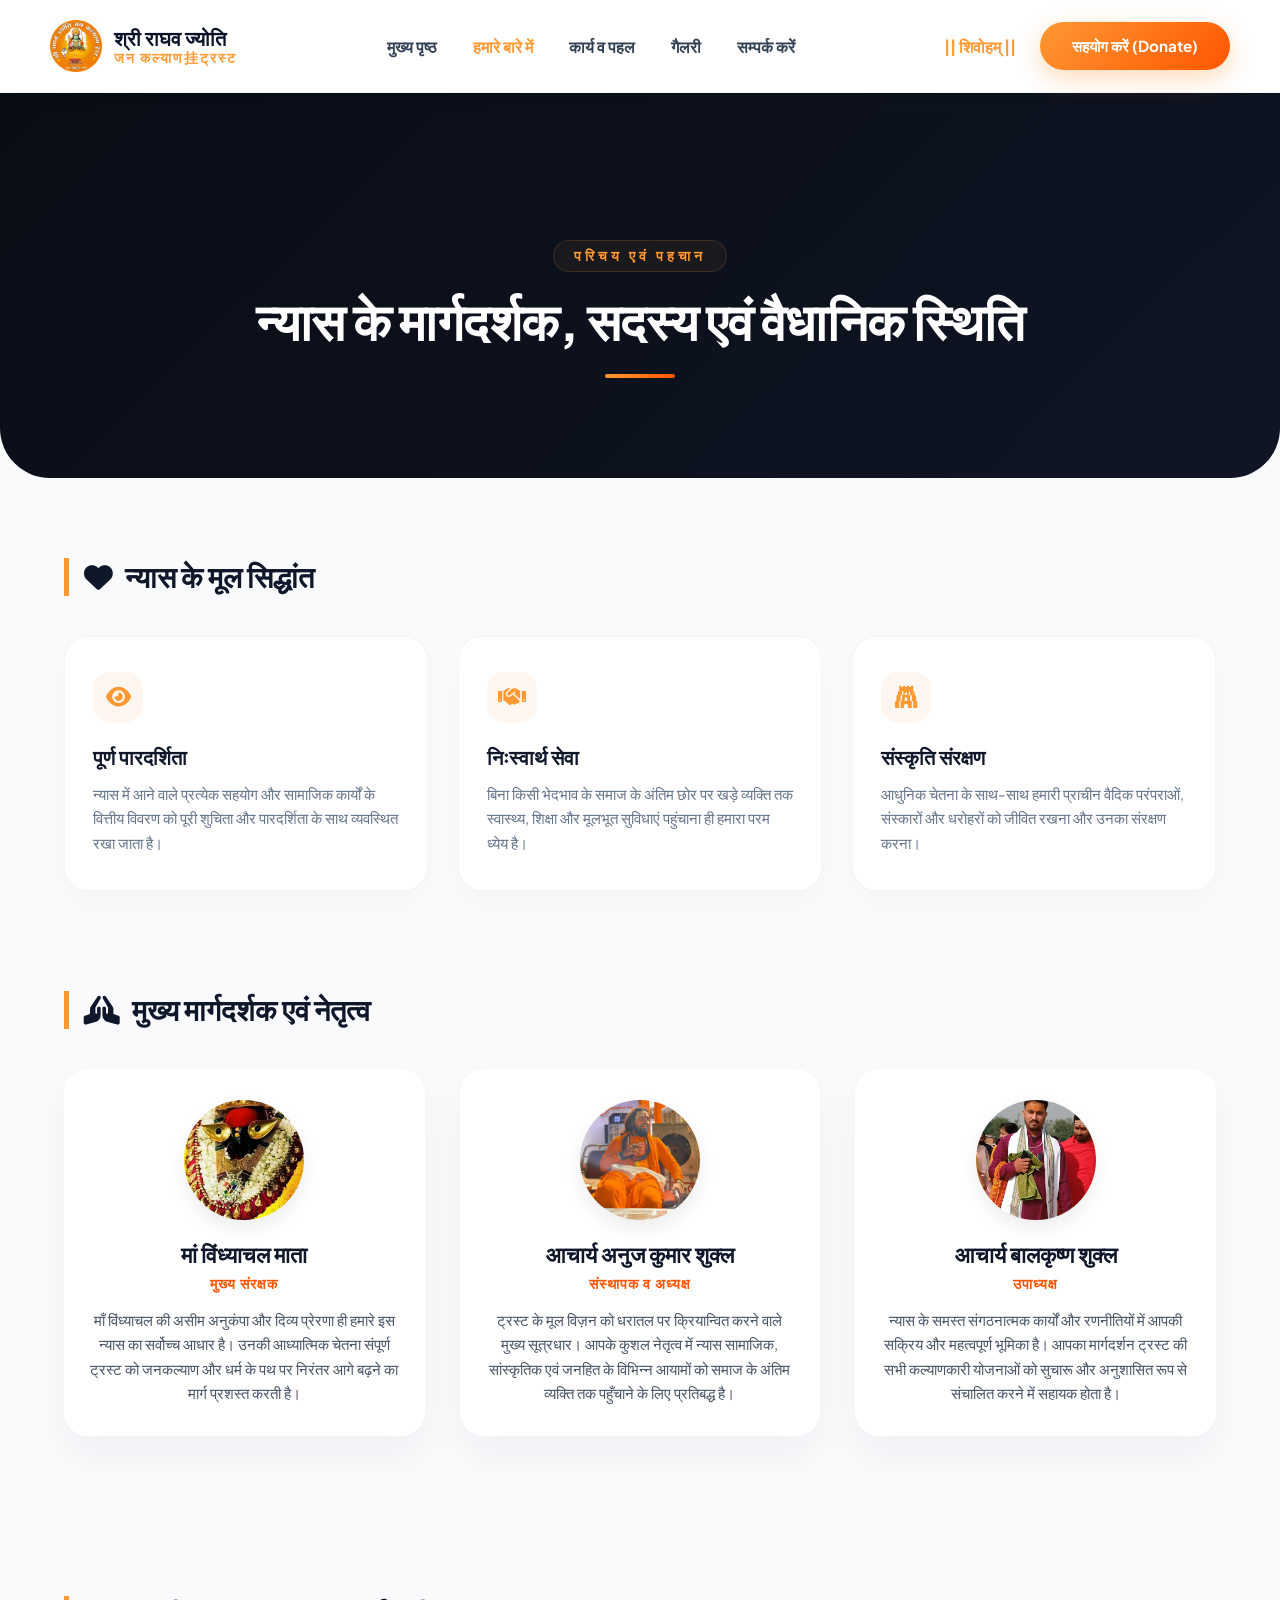
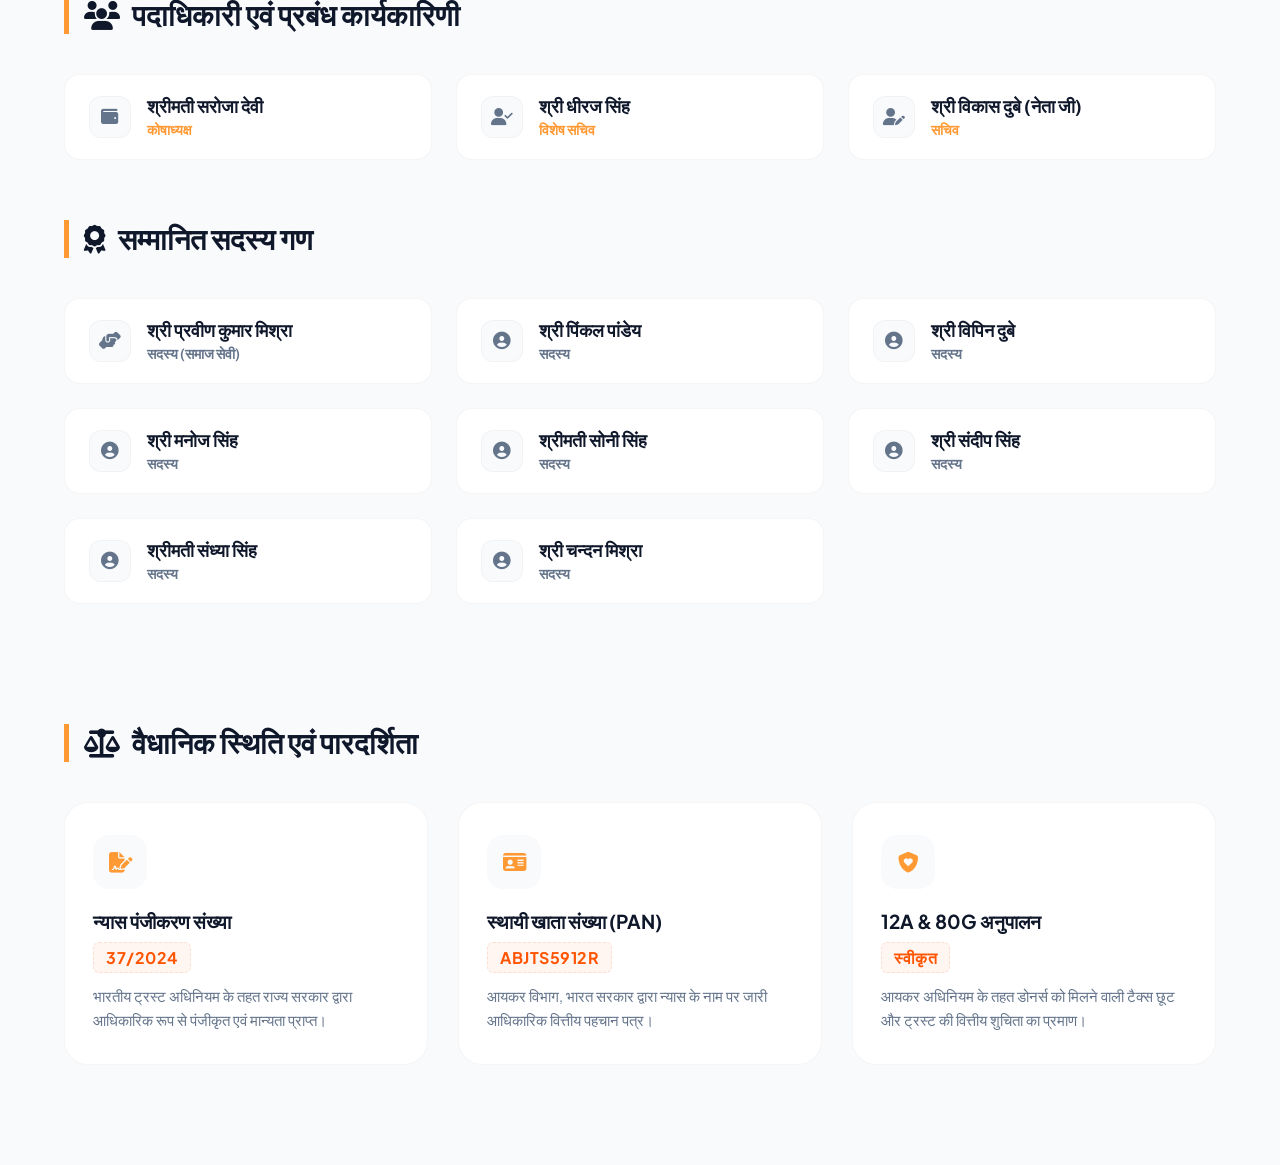
<file: about.html>
<!DOCTYPE html>
<html lang="hi">
<head>
    <meta charset="UTF-8">
    <meta name="viewport" content="width=device-width, initial-scale=1.0">
    <title>मार्गदर्शक एवं पदाधिकारी | श्री राघव ज्योति जन कल्याण ट्रस्ट</title>
    
    <!-- Premium Icons Toolkit -->
    <link rel="stylesheet" href="https://cdnjs.cloudflare.com/ajax/libs/font-awesome/6.4.0/css/all.min.css">
    
    <!-- Premium Typography -->
    <link rel="preconnect" href="https://fonts.googleapis.com">
    <link rel="preconnect" href="https://fonts.gstatic.com" crossorigin>
    <link href="https://fonts.googleapis.com/css2?family=Plus+Jakarta+Sans:wght@400;500;600;700;800&display=swap" rel="stylesheet">

    <style>
        :root {
            --primary-orange: #ff9933;
            --primary-glow: #ff5500;
            --dark-slate: #0f172a;
            --light-bg: #f8fafc;
            --text-dark: #334155;
            --text-muted: #64748b;
            --pure-white: #ffffff;
            --font-main: 'Plus Jakarta Sans', sans-serif;
        }

        * {
            margin: 0;
            padding: 0;
            box-sizing: border-box;
            font-family: var(--font-main);
            scroll-behavior: smooth;
        }

        body {
            background-color: var(--light-bg);
            color: var(--text-dark);
            overflow-x: hidden;
        }

        /* NAVBAR MODULE */
        .navbar {
            position: fixed;
            top: 0;
            left: 0;
            width: 100%;
            background: #ffffff;
            display: flex;
            justify-content: space-between;
            align-items: center;
            padding: 20px 50px;
            z-index: 1000;
            border-bottom: 1px solid rgba(15, 23, 42, 0.05);
            box-shadow: 0 4px 20px rgba(0, 0, 0, 0.02);
        }

        .nav-logo-block {
            display: flex;
            align-items: center;
            gap: 12px;
            text-decoration: none;
        }

        .nav-logo-block img {
            height: 52px;
            width: auto;
            object-fit: contain;
        }

        .logo-text-wrapper {
            display: flex;
            flex-direction: column;
        }

        .logo-title {
            font-size: 1.25rem;
            font-weight: 800;
            color: #0b132a;
            line-height: 1.2;
        }

        .logo-subtitle {
            font-size: 0.85rem;
            font-weight: 700;
            color: var(--primary-orange);
            letter-spacing: 2px;
            line-height: 1.2;
        }

        .nav-links {
            display: flex;
            list-style: none;
            gap: 36px;
            align-items: center;
        }

        .nav-links a {
            text-decoration: none;
            color: var(--text-dark);
            font-size: 1rem;
            font-weight: 600;
            position: relative;
            transition: color 0.3s ease;
        }

        .nav-links a:hover, .nav-links a.active {
            color: var(--primary-orange) !important;
        }

        .nav-actions {
            display: flex;
            align-items: center;
            gap: 24px;
        }

        .btn-shivoham {
            text-decoration: none;
            color: var(--primary-orange);
            font-size: 1rem;
            font-weight: 700;
        }

        .btn-primary-glow {
            text-decoration: none;
            background: linear-gradient(135deg, #ff9933, #ff5500);
            color: var(--pure-white);
            font-size: 0.95rem;
            font-weight: 700;
            padding: 14px 32px;
            border-radius: 50px;
            box-shadow: 0 8px 24px rgba(255, 153, 51, 0.35);
            transition: all 0.3s ease;
        }

        .btn-primary-glow:hover {
            transform: translateY(-2px);
            box-shadow: 0 12px 28px rgba(255, 153, 51, 0.5);
        }

        /* HERO HEADER */
        .inner-hero {
            background: linear-gradient(135deg, #090d16 0%, #0f1524 100%);
            text-align: center;
            padding: 150px 24px 100px 24px;
            margin-top: 90px;
            border-radius: 0 0 50px 50px;
        }

        .hero-tag-glow {
            font-size: 0.85rem;
            font-weight: 700;
            color: var(--primary-orange);
            letter-spacing: 4px;
            text-transform: uppercase;
            margin-bottom: 16px;
            display: inline-block;
            background: rgba(255, 153, 51, 0.06);
            padding: 6px 20px;
            border-radius: 50px;
            border: 1px solid rgba(255, 153, 51, 0.15);
        }

        .inner-hero h1 {
            font-size: 3.2rem;
            color: var(--pure-white);
            font-weight: 800;
            letter-spacing: -0.5px;
        }

        .hero-line {
            width: 70px;
            height: 4px;
            background: linear-gradient(90deg, var(--primary-orange), var(--primary-glow));
            margin: 20px auto 0 auto;
            border-radius: 10px;
        }

        /* CONTAINER */
        .container {
            max-width: 1200px;
            margin: 0 auto;
            padding: 0 24px;
        }

        /* SECTION HEADER COMPONENT */
        .section-header-title {
            font-size: 1.8rem;
            font-weight: 800;
            color: var(--dark-slate);
            margin-bottom: 40px;
            display: flex;
            align-items: center;
            gap: 12px;
            border-left: 5px solid var(--primary-orange);
            padding-left: 15px;
        }

        /* CORE VALUES STYLING */
        .values-section {
            padding: 80px 0 40px 0;
        }

        .values-grid {
            display: grid;
            grid-template-columns: repeat(3, 1fr);
            gap: 30px;
        }

        .value-card {
            background: #ffffff;
            border: 1px solid rgba(15, 23, 42, 0.04);
            border-radius: 24px;
            padding: 35px 28px;
            box-shadow: 0 15px 35px rgba(15, 23, 42, 0.02);
            transition: all 0.3s ease;
        }

        .value-card:hover {
            transform: translateY(-5px);
            box-shadow: 0 25px 50px rgba(15, 23, 42, 0.06);
            border-color: rgba(255, 153, 51, 0.15);
        }

        .value-icon {
            width: 50px;
            height: 50px;
            background: rgba(255, 153, 51, 0.08);
            border-radius: 16px;
            display: flex;
            align-items: center;
            justify-content: center;
            color: var(--primary-orange);
            font-size: 1.4rem;
            margin-bottom: 22px;
        }

        .value-card h3 {
            font-size: 1.25rem;
            color: var(--dark-slate);
            font-weight: 700;
            margin-bottom: 12px;
        }

        .value-card p {
            font-size: 0.95rem;
            color: var(--text-muted);
            line-height: 1.6;
        }

        /* MAIN LEADERS SECTION */
        .members-section {
            padding: 60px 0 50px 0;
        }

        .leaders-grid {
            display: grid;
            grid-template-columns: repeat(3, 1fr);
            gap: 35px;
            margin-bottom: 60px;
        }

        .leader-card {
            background: rgba(255, 255, 255, 0.9);
            backdrop-filter: blur(15px);
            -webkit-backdrop-filter: blur(15px);
            border: 1px solid rgba(255, 255, 255, 0.8);
            border-radius: 24px;
            padding: 30px 24px;
            box-shadow: 0 20px 40px rgba(15, 23, 42, 0.04);
            text-align: center;
            transition: transform 0.3s ease, box-shadow 0.3s ease;
        }

        .leader-card:hover {
            transform: translateY(-5px);
            box-shadow: 0 30px 50px rgba(15, 23, 42, 0.08);
            border-color: rgba(255, 153, 51, 0.2);
        }

        .leader-avatar-box {
            width: 120px;
            height: 120px;
            border-radius: 50%;
            margin: 0 auto 20px auto;
            overflow: hidden;
            display: flex;
            align-items: center;
            justify-content: center;
            box-shadow: 0 8px 20px rgba(0,0,0,0.08);
        }

        .leader-avatar-box img {
            width: 100%;
            height: 100%;
            object-fit: cover;
        }

        .leader-info h3 {
            font-size: 1.4rem;
            color: var(--dark-slate);
            font-weight: 700;
            margin-bottom: 6px;
        }

        .leader-info .designation {
            font-size: 0.9rem;
            color: var(--primary-glow);
            font-weight: 700;
            letter-spacing: 1px;
            text-transform: uppercase;
            margin-bottom: 15px;
        }

        .leader-info .bio-para {
            font-size: 0.95rem;
            color: var(--text-dark);
            line-height: 1.6;
            opacity: 0.9;
        }

        /* CORE OFFICIALS & MEMBERS */
        .officials-section {
            padding: 50px 0 60px 0;
        }

        .simple-members-grid {
            display: grid;
            grid-template-columns: repeat(3, 1fr);
            gap: 24px;
        }

        .simple-member-row {
            background: #ffffff;
            border: 1px solid rgba(15, 23, 42, 0.04);
            border-radius: 16px;
            padding: 20px 24px;
            display: flex;
            align-items: center;
            gap: 16px;
            transition: all 0.3s ease;
        }

        .simple-member-row:hover {
            border-color: var(--primary-orange);
            box-shadow: 0 10px 25px rgba(255, 153, 51, 0.06);
            transform: translateX(3px);
        }

        .member-icon-dot {
            width: 42px;
            height: 42px;
            border-radius: 12px;
            background: var(--light-bg);
            display: flex;
            align-items: center;
            justify-content: center;
            color: var(--text-muted);
            font-size: 1.1rem;
            border: 1px solid rgba(0,0,0,0.03);
            transition: all 0.3s ease;
        }
        
        .simple-member-row:hover .member-icon-dot {
            background: var(--primary-orange);
            color: #ffffff;
        }

        .member-details {
            display: flex;
            flex-direction: column;
        }

        .member-name {
            font-size: 1.1rem;
            font-weight: 700;
            color: var(--dark-slate);
        }

        .member-role {
            font-size: 0.88rem;
            color: var(--primary-orange);
            font-weight: 600;
            margin-top: 2px;
        }
        
        .member-role.normal-member {
            color: var(--text-muted);
        }

        /* LEGAL & TRANSPARENCY STYLING */
        .legal-section {
            padding: 60px 0 100px 0;
        }

        .legal-transparency-grid {
            display: grid;
            grid-template-columns: repeat(3, 1fr);
            gap: 30px;
        }

        .legal-card-box {
            background: #ffffff;
            border: 1px solid rgba(15, 23, 42, 0.04);
            border-radius: 24px;
            padding: 32px 28px;
            transition: all 0.4s cubic-bezier(0.16, 1, 0.3, 1);
            position: relative;
            overflow: hidden;
        }

        .legal-card-box::before {
            content: '';
            position: absolute;
            top: 0;
            left: 0;
            width: 4px;
            height: 100%;
            background: var(--primary-orange);
            opacity: 0;
            transition: opacity 0.3s ease;
        }

        .legal-card-box:hover {
            box-shadow: 0 20px 45px rgba(15, 23, 42, 0.06);
            transform: translateY(-4px);
            border-color: rgba(255, 153, 51, 0.15);
        }

        .legal-card-box:hover::before {
            opacity: 1;
        }

        .legal-icon {
            width: 54px;
            height: 54px;
            background: var(--light-bg);
            border-radius: 16px;
            display: flex;
            align-items: center;
            justify-content: center;
            color: var(--primary-orange);
            font-size: 1.3rem;
            margin-bottom: 20px;
            transition: all 0.3s ease;
        }

        .legal-card-box:hover .legal-icon {
            background: linear-gradient(135deg, var(--primary-orange), var(--primary-glow));
            color: #ffffff;
        }

        .legal-info-block h4 {
            font-size: 1.2rem;
            color: var(--dark-slate);
            font-weight: 700;
            margin-bottom: 8px;
        }

        .legal-value {
            font-size: 1rem;
            font-weight: 700;
            color: var(--primary-glow);
            background: rgba(255, 85, 0, 0.05);
            padding: 4px 12px;
            border-radius: 6px;
            display: inline-block;
            margin-bottom: 12px;
            letter-spacing: 0.5px;
            border: 1px dashed rgba(255, 85, 0, 0.15);
        }

        .legal-desc {
            font-size: 0.92rem;
            color: var(--text-muted);
            line-height: 1.6;
        }

        /* RESPONSIVE MEDIA QUERIES */
        @media (max-width: 1024px) {
            .navbar { padding: 15px 30px; }
            .values-grid, .leaders-grid, .simple-members-grid, .legal-transparency-grid { 
                grid-template-columns: repeat(2, 1fr); 
            }
        }

        @media (max-width: 768px) {
            .nav-links, .nav-actions { display: none; }
            .inner-hero h1 { font-size: 2.2rem; }
            .section-header-title { font-size: 1.5rem; }
            .values-grid, .leaders-grid, .simple-members-grid, .legal-transparency-grid { 
                grid-template-columns: 1fr; 
            }
        }
    </style>
</head>
<body>

    <!-- NAVBAR START -->
    <nav class="navbar">
        <a href="index.html" class="nav-logo-block">
            <img src="img/logo.jpg" alt="श्री राघव ज्योति">
            <div class="logo-text-wrapper">
                <span class="logo-title">श्री राघव ज्योति</span>
                <span class="logo-subtitle">जन कल्याण挂ट्रस्ट</span>
            </div>
        </a>
        
        <ul class="nav-links">
            <li><a href="index.html">मुख्य पृष्ठ</a></li>
            <li><a href="about.html" class="active">हमारे बारे में</a></li>
            <li><a href="work.html">कार्य व पहल</a></li>
            <li><a href="gallery.html">गैलरी</a></li>
            <li><a href="contact.html">सम्पर्क करें</a></li>
        </ul>
        
        <div class="nav-actions">
            <a href="index.html" class="btn-shivoham">|| शिवोहम् ||</a>
            <a href="donation.html" class="btn-primary-glow">सहयोग करें (Donate)</a>
        </div>
    </nav>
    <!-- NAVBAR END -->

    <!-- HERO HEADER -->
    <header class="inner-hero">
        <div class="inner-hero-content">
            <span class="hero-tag-glow">परिचय एवं पहचान</span>
            <h1>न्यास के मार्गदर्शक, सदस्य एवं वैधानिक स्थिति</h1>
            <div class="hero-line"></div>
        </div>
    </header>

    <!-- EXTRA SECTION: CORE VALUES -->
    <section class="values-section">
        <div class="container">
            <h2 class="section-header-title"><i class="fa-solid fa-heart"></i> न्यास के मूल सिद्धांत</h2>
            <div class="values-grid">
                <div class="value-card">
                    <div class="value-icon"><i class="fa-solid fa-eye"></i></div>
                    <h3>पूर्ण पारदर्शिता</h3>
                    <p>न्यास में आने वाले प्रत्येक सहयोग और सामाजिक कार्यों के वित्तीय विवरण को पूरी शुचिता और पारदर्शिता के साथ व्यवस्थित रखा जाता है।</p>
                </div>
                <div class="value-card">
                    <div class="value-icon"><i class="fa-solid fa-handshake"></i></div>
                    <h3>निःस्वार्थ सेवा</h3>
                    <p>बिना किसी भेदभाव के समाज के अंतिम छोर पर खड़े व्यक्ति तक स्वास्थ्य, शिक्षा और मूलभूत सुविधाएं पहुंचाना ही हमारा परम ध्येय है।</p>
                </div>
                <div class="value-card">
                    <div class="value-icon"><i class="fa-solid fa-gopuram"></i></div>
                    <h3>संस्कृति संरक्षण</h3>
                    <p>आधुनिक चेतना के साथ-साथ हमारी प्राचीन वैदिक परंपराओं, संस्कारों और धरोहरों को जीवित रखना और उनका संरक्षण करना।</p>
                </div>
            </div>
        </div>
    </section>

    <!-- MAIN LEADERS SECTION -->
    <section class="members-section">
        <div class="container">
            
            <h2 class="section-header-title"><i class="fa-solid fa-hands-praying"></i> मुख्य मार्गदर्शक एवं नेतृत्व</h2>
            
            <div class="leaders-grid">
                <!-- Leader 1 -->
                <div class="leader-card">
                    <div class="leader-avatar-box">
                        <!-- अपनी इमेज का नाम यहाँ बदलें -->
                        <img src="img/maa.jfif" alt="मां विंध्याचल माता">
                    </div>
                    <div class="leader-info">
                        <h3>मां विंध्याचल माता</h3>
                        <p class="designation">मुख्य संरक्षक</p>
                        <p class="bio-para">माँ विंध्याचल की असीम अनुकंपा और दिव्य प्रेरणा ही हमारे इस न्यास का सर्वोच्च आधार है। उनकी आध्यात्मिक चेतना संपूर्ण ट्रस्ट को जनकल्याण और धर्म के पथ पर निरंतर आगे बढ़ने का मार्ग प्रशस्त करती है।</p>
                    </div>
                </div>

                <!-- Leader 2 -->
                <div class="leader-card">
                    <div class="leader-avatar-box">
                        <!-- अपनी इमेज का नाम यहाँ बदलें -->
                        <img src="img/anuj.jpg" alt="आचार्य अनुज कुमार शुक्ल">
                    </div>
                    <div class="leader-info">
                        <h3>आचार्य अनुज कुमार शुक्ल</h3>
                        <p class="designation">संस्थापक व अध्यक्ष</p>
                        <p class="bio-para">ट्रस्ट के मूल विज़न को धरातल पर क्रियान्वित करने वाले मुख्य सूत्रधार। आपके कुशल नेतृत्व में न्यास सामाजिक, सांस्कृतिक एवं जनहित के विभिन्न आयामों को समाज के अंतिम व्यक्ति तक पहुँचाने के लिए प्रतिबद्ध है।</p>
                    </div>
                </div>

                <!-- Leader 3 -->
                <div class="leader-card">
                    <div class="leader-avatar-box">
                        <!-- अपनी इमेज का नाम यहाँ बदलें -->
                        <img src="img/baalkrishna.jpg" alt="आचार्य बालकृष्ण शुक्ल">
                    </div>
                    <div class="leader-info">
                        <h3>आचार्य बालकृष्ण शुक्ल</h3>
                        <p class="designation">उपाध्यक्ष</p>
                        <p class="bio-para">न्यास के समस्त संगठनात्मक कार्यों और रणनीतियों में आपकी सक्रिय और महत्वपूर्ण भूमिका है। आपका मार्गदर्शन ट्रस्ट की सभी कल्याणकारी योजनाओं को सुचारू और अनुशासित रूप से संचालित करने में सहायक होता है।</p>
                    </div>
                </div>
            </div>

        </div>
    </section>

    <!-- OFFICIALS & RESPECTED MEMBERS GRID -->
    <section class="officials-section">
        <div class="container">
            
            <h2 class="section-header-title"><i class="fa-solid fa-users"></i> पदाधिकारी एवं प्रबंध कार्यकारिणी</h2>
            
            <div class="simple-members-grid">
                <div class="simple-member-row">
                    <div class="member-icon-dot"><i class="fa-solid fa-wallet"></i></div>
                    <div class="member-details">
                        <span class="member-name">श्रीमती सरोजा देवी</span>
                        <span class="member-role">कोषाध्यक्ष</span>
                    </div>
                </div>

                <div class="simple-member-row">
                    <div class="member-icon-dot"><i class="fa-solid fa-user-check"></i></div>
                    <div class="member-details">
                        <span class="member-name">श्री धीरज सिंह</span>
                        <span class="member-role">विशेष सचिव</span>
                    </div>
                </div>

                <div class="simple-member-row">
                    <div class="member-icon-dot"><i class="fa-solid fa-user-pen"></i></div>
                    <div class="member-details">
                        <span class="member-name">श्री विकास दुबे (नेता जी)</span>
                        <span class="member-role">सचिव</span>
                    </div>
                </div>
            </div>

            <!-- HONORED MEMBERS SUBSECTION -->
            <h2 class="section-header-title" style="margin-top: 60px;"><i class="fa-solid fa-award"></i> सम्मानित सदस्य गण</h2>
            
            <div class="simple-members-grid">
                <div class="simple-member-row">
                    <div class="member-icon-dot"><i class="fa-solid fa-handshake-angle"></i></div>
                    <div class="member-details">
                        <span class="member-name">श्री प्रवीण कुमार मिश्रा</span>
                        <span class="member-role normal-member">सदस्य (समाज सेवी)</span>
                    </div>
                </div>

                <div class="simple-member-row">
                    <div class="member-icon-dot"><i class="fa-solid fa-circle-user"></i></div>
                    <div class="member-details">
                        <span class="member-name">श्री पिंकल पांडेय</span>
                        <span class="member-role normal-member">सदस्य</span>
                    </div>
                </div>

                <div class="simple-member-row">
                    <div class="member-icon-dot"><i class="fa-solid fa-circle-user"></i></div>
                    <div class="member-details">
                        <span class="member-name">श्री विपिन दुबे</span>
                        <span class="member-role normal-member">सदस्य</span>
                    </div>
                </div>

                <div class="simple-member-row">
                    <div class="member-icon-dot"><i class="fa-solid fa-circle-user"></i></div>
                    <div class="member-details">
                        <span class="member-name">श्री मनोज सिंह</span>
                        <span class="member-role normal-member">सदस्य</span>
                    </div>
                </div>

                <div class="simple-member-row">
                    <div class="member-icon-dot"><i class="fa-solid fa-circle-user"></i></div>
                    <div class="member-details">
                        <span class="member-name">श्रीमती सोनी सिंह</span>
                        <span class="member-role normal-member">सदस्य</span>
                    </div>
                </div>

                <div class="simple-member-row">
                    <div class="member-icon-dot"><i class="fa-solid fa-circle-user"></i></div>
                    <div class="member-details">
                        <span class="member-name">श्री संदीप सिंह</span>
                        <span class="member-role normal-member">सदस्य</span>
                    </div>
                </div>

                <div class="simple-member-row">
                    <div class="member-icon-dot"><i class="fa-solid fa-circle-user"></i></div>
                    <div class="member-details">
                        <span class="member-name">श्रीमती संध्या सिंह</span>
                        <span class="member-role normal-member">सदस्य</span>
                    </div>
                </div>

                <div class="simple-member-row">
                    <div class="member-icon-dot"><i class="fa-solid fa-circle-user"></i></div>
                    <div class="member-details">
                        <span class="member-name">श्री चन्दन मिश्रा</span>
                        <span class="member-role normal-member">सदस्य</span>
                    </div>
                </div>
            </div>

        </div>
    </section>

    <!-- LEGAL & TRANSPARENCY SECTION -->
    <section class="legal-section">
        <div class="container">
            <h2 class="section-header-title"><i class="fa-solid fa-scale-balanced"></i> वैधानिक स्थिति एवं पारदर्शिता</h2>
            
            <div class="legal-transparency-grid">
                <div class="legal-card-box">
                    <div class="legal-icon"><i class="fa-solid fa-file-signature"></i></div>
                    <div class="legal-info-block">
                        <h4>न्यास पंजीकरण संख्या</h4>
                        <p class="legal-value">37/2024</p>
                        <p class="legal-desc">भारतीय ट्रस्ट अधिनियम के तहत राज्य सरकार द्वारा आधिकारिक रूप से पंजीकृत एवं मान्यता प्राप्त।</p>
                    </div>
                </div>

                <div class="legal-card-box">
                    <div class="legal-icon"><i class="fa-solid fa-id-card"></i></div>
                    <div class="legal-info-block">
                        <h4>स्थायी खाता संख्या (PAN)</h4>
                        <p class="legal-value">ABJTS5912R</p>
                        <p class="legal-desc">आयकर विभाग, भारत सरकार द्वारा न्यास के नाम पर जारी आधिकारिक वित्तीय पहचान पत्र।</p>
                    </div>
                </div>

                <div class="legal-card-box">
                    <div class="legal-icon"><i class="fa-solid fa-shield-heart"></i></div>
                    <div class="legal-info-block">
                        <h4>12A & 80G अनुपालन</h4>
                        <p class="legal-value">स्वीकृत</p>
                        <p class="legal-desc">आयकर अधिनियम के तहत डोनर्स को मिलने वाली टैक्स छूट और ट्रस्ट की वित्तीय शुचिता का प्रमाण।</p>
                    </div>
                </div>
            </div>
        </div>
    </section>

</body>
</html>
</file>
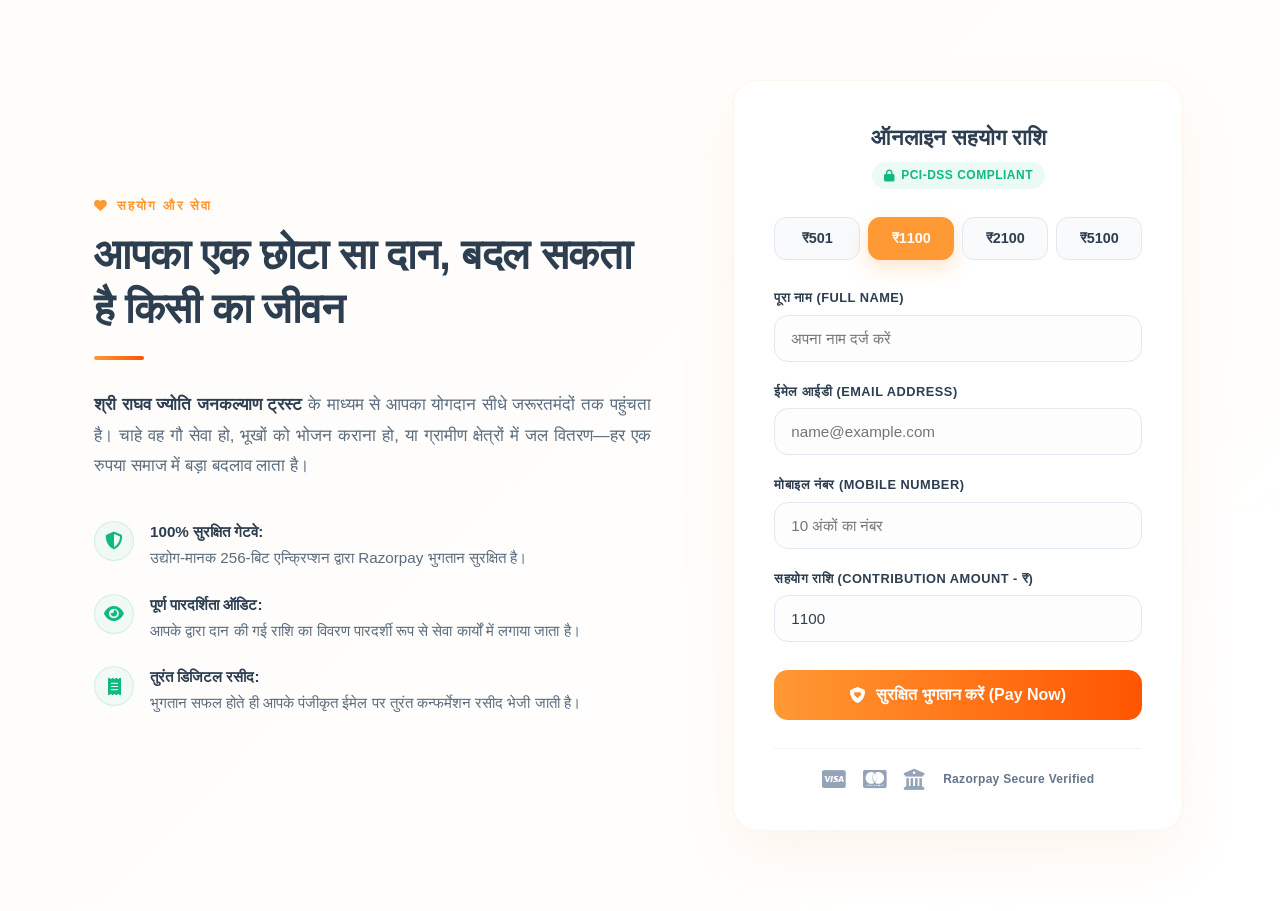
<file: donation.html>
<!DOCTYPE html>
<html lang="hi">
<head>
    <meta charset="UTF-8">
    <meta name="viewport" content="width=device-width, initial-scale=1.0">
    <title>ऑनलाइन सहयोग राशि - श्री राघव ज्योति जनकल्याण ट्रस्ट</title>
    <!-- FontAwesome Icons for Verified UI -->
    <link rel="stylesheet" href="https://cdnjs.cloudflare.com/ajax/libs/font-awesome/6.4.0/css/all.min.css">
    
    <!-- Premium Minimalist Embedded CSS -->
    <style>
        :root {
            --primary: #ff9933;
            --primary-dark: #e67e22;
            --text-main: #2c3e50;
            --text-muted: #5a6c7d;
            --bg-gradient: linear-gradient(135deg, #fffcf9 0%, #ffffff 100%);
            --card-shadow: 0 25px 60px rgba(230, 126, 34, 0.08);
            --transition: all 0.3s cubic-bezier(0.4, 0, 0.2, 1);
        }

        * {
            margin: 0;
            padding: 0;
            box-sizing: border-box;
        }

        body {
            font-family: -apple-system, BlinkMacSystemFont, 'Segoe UI', Roboto, Helvetica, Arial, sans-serif;
            color: var(--text-main);
            background-color: #fff;
            line-height: 1.6;
            -webkit-font-smoothing: antialiased;
        }

        .donation-section {
            padding: 80px 0;
            background: var(--bg-gradient);
            min-height: 100vh;
            display: flex;
            align-items: center;
        }

        .donation-container {
            max-width: 1140px;
            margin: 0 auto;
            padding: 0 24px;
            display: grid;
            grid-template-columns: 1.1fr 0.9fr;
            gap: 80px;
            align-items: center;
        }

        /* Left Side: Brand Authority & Narrative */
        .donation-info-side {
            display: flex;
            flex-direction: column;
        }

        .section-tag {
            font-size: 0.8rem;
            font-weight: 700;
            color: var(--primary);
            text-transform: uppercase;
            letter-spacing: 2px;
            display: flex;
            align-items: center;
            gap: 8px;
            margin-bottom: 12px;
        }

        .section-heading {
            font-size: 2.6rem;
            color: var(--text-main);
            line-height: 1.3;
            font-weight: 800;
            letter-spacing: -0.5px;
        }

        .heading-underline {
            width: 50px;
            height: 4px;
            background: linear-gradient(90deg, var(--primary) 0%, #ff5500 100%);
            border-radius: 2px;
            margin: 20px 0 30px 0;
        }

        .donation-desc {
            font-size: 1.05rem;
            color: var(--text-muted);
            line-height: 1.8;
            margin-bottom: 40px;
            text-align: justify;
        }

        .donation-desc strong {
            color: var(--text-main);
            font-weight: 600;
        }

        .trust-features {
            display: flex;
            flex-direction: column;
            gap: 24px;
        }

        .trust-item {
            display: flex;
            align-items: flex-start;
            gap: 16px;
        }

        .trust-icon {
            font-size: 1.1rem;
            color: #10b981;
            background: rgba(16, 185, 129, 0.06);
            width: 40px;
            height: 40px;
            border-radius: 50%;
            display: flex;
            align-items: center;
            justify-content: center;
            flex-shrink: 0;
            border: 1px solid rgba(16, 185, 129, 0.15);
        }

        .trust-text {
            font-size: 0.95rem;
            color: var(--text-muted);
            line-height: 1.5;
        }

        .trust-text strong {
            color: var(--text-main);
            display: block;
            margin-bottom: 3px;
            font-weight: 600;
        }

        /* Right Side: Redesigned Secure Payment Widget */
        .donation-card-side {
            display: flex;
            justify-content: center;
        }

        .payment-box {
            background: #ffffff;
            border-radius: 24px;
            padding: 40px;
            width: 100%;
            max-width: 450px;
            box-shadow: var(--card-shadow);
            border: 1px solid rgba(230, 126, 34, 0.08);
        }

        .payment-header {
            text-align: center;
            margin-bottom: 28px;
        }

        .payment-header h3 {
            font-size: 1.35rem;
            color: var(--text-main);
            font-weight: 700;
            margin-bottom: 6px;
        }

        .secure-badge {
            display: inline-flex;
            align-items: center;
            gap: 6px;
            font-size: 0.75rem;
            color: #10b981;
            background: rgba(16, 185, 129, 0.08);
            padding: 4px 12px;
            border-radius: 20px;
            font-weight: 600;
            text-transform: uppercase;
            letter-spacing: 0.5px;
        }

        /* Quick Amount Selection Chips */
        .amount-selector {
            display: grid;
            grid-template-columns: repeat(4, 1fr);
            gap: 8px;
            margin-bottom: 28px;
        }

        .amt-btn {
            background: #f8fafc;
            border: 1px solid #e2e8f0;
            padding: 12px 4px;
            border-radius: 12px;
            font-size: 0.9rem;
            font-weight: 700;
            color: var(--text-main);
            cursor: pointer;
            transition: var(--transition);
            text-align: center;
        }

        .amt-btn:hover {
            background: #f1f5f9;
            border-color: #cbd5e1;
        }

        .amt-btn.active {
            background: var(--primary);
            color: #fff;
            border-color: var(--primary);
            box-shadow: 0 8px 20px rgba(255, 153, 51, 0.25);
        }

        /* Form Controls */
        .payment-form {
            display: flex;
            flex-direction: column;
            gap: 20px;
        }

        .form-group {
            display: flex;
            flex-direction: column;
            gap: 6px;
        }

        .form-group label {
            font-size: 0.8rem;
            font-weight: 700;
            color: var(--text-main);
            text-transform: uppercase;
            letter-spacing: 0.5px;
        }

        .form-group input {
            padding: 14px 16px;
            border: 1px solid #e2e8f0;
            border-radius: 14px;
            font-size: 0.95rem;
            color: var(--text-main);
            outline: none;
            background: #fdfdfd;
            transition: var(--transition);
        }

        .form-group input:focus {
            border-color: var(--primary);
            background: #fff;
            box-shadow: 0 0 0 4px rgba(255, 153, 51, 0.1);
        }

        .btn-pay {
            background: linear-gradient(90deg, var(--primary) 0%, #ff5500 100%);
            color: white;
            border: none;
            padding: 16px;
            border-radius: 14px;
            font-size: 1rem;
            font-weight: 700;
            cursor: pointer;
            display: flex;
            align-items: center;
            justify-content: center;
            gap: 10px;
            transition: var(--transition);
            width: 100%;
            margin-top: 8px;
        }

        .btn-pay:hover {
            transform: translateY(-2px);
            box-shadow: 0 10px 25px rgba(255, 85, 0, 0.3);
        }

        .payment-footer {
            margin-top: 28px;
            border-top: 1px solid #f1f5f9;
            padding-top: 20px;
            display: flex;
            align-items: center;
            justify-content: center;
            gap: 18px;
            color: #94a3b8;
            font-size: 1.3rem;
        }

        .payment-footer span {
            font-size: 0.75rem;
            color: #64748b;
            font-weight: 600;
            letter-spacing: 0.3px;
        }

        /* Responsive Flow Breakpoints */
        @media (max-width: 992px) {
            .donation-container {
                grid-template-columns: 1fr;
                gap: 60px;
                padding-top: 40px;
            }
            .donation-info-side {
                text-align: center;
                align-items: center;
            }
            .donation-desc {
                text-align: center;
            }
            .trust-features {
                align-items: flex-start;
                max-width: 600px;
            }
        }

        @media (max-width: 480px) {
            .payment-box {
                padding: 30px 20px;
            }
            .amount-selector {
                grid-template-columns: repeat(2, 1fr);
            }
            .section-heading {
                font-size: 2rem;
            }
        }
    </style>
</head>
<body>

<section id="donate-now" class="donation-section">
    <div class="donation-container">
        
        <!-- Left Side: Trust & Social Proof Architecture -->
        <div class="donation-info-side">
            <span class="section-tag"><i class="fa-solid fa-heart"></i> सहयोग और सेवा</span>
            <h2 class="section-heading">आपका एक छोटा सा दान, बदल सकता है किसी का जीवन</h2>
            <div class="heading-underline"></div>
            
            <p class="donation-desc">
                <strong>श्री राघव ज्योति जनकल्याण ट्रस्ट</strong> के माध्यम से आपका योगदान सीधे जरूरतमंदों तक पहुंचता है। चाहे वह गौ सेवा हो, भूखों को भोजन कराना हो, या ग्रामीण क्षेत्रों में जल वितरण—हर एक रुपया समाज में बड़ा बदलाव लाता है।
            </p>

            <div class="trust-features">
                <div class="trust-item">
                    <div class="trust-icon"><i class="fa-solid fa-shield-halved"></i></div>
                    <div class="trust-text"><strong>100% सुरक्षित गेटवे:</strong> उद्योग-मानक 256-बिट एन्क्रिप्शन द्वारा Razorpay भुगतान सुरक्षित है।</div>
                </div>
                <div class="trust-item">
                    <div class="trust-icon"><i class="fa-solid fa-eye"></i></div>
                    <div class="trust-text"><strong>पूर्ण पारदर्शिता ऑडिट:</strong> आपके द्वारा दान की गई राशि का विवरण पारदर्शी रूप से सेवा कार्यों में लगाया जाता है।</div>
                </div>
                <div class="trust-item">
                    <div class="trust-icon"><i class="fa-solid fa-receipt"></i></div>
                    <div class="trust-text"><strong>तुरंत डिजिटल रसीद:</strong> भुगतान सफल होते ही आपके पंजीकृत ईमेल पर तुरंत कन्फर्मेशन रसीद भेजी जाती है।</div>
                </div>
            </div>
        </div>

        <!-- Right Side: Razorpay Live Card Element -->
        <div class="donation-card-side">
            <div class="payment-box">
                <div class="payment-header">
                    <h3>ऑनलाइन सहयोग राशि</h3>
                    <div class="secure-badge"><i class="fa-solid fa-lock"></i> PCI-DSS Compliant</div>
                </div>
                
                <!-- Quick Amount Selector Buttons -->
                <div class="amount-selector">
                    <button type="button" class="amt-btn" data-amount="501">₹501</button>
                    <button type="button" class="amt-btn active" data-amount="1100">₹1100</button>
                    <button type="button" class="amt-btn" data-amount="2100">₹2100</button>
                    <button type="button" class="amt-btn" data-amount="5100">₹5100</button>
                </div>

                <!-- Custom Form Element -->
                <form id="razorpay-form" class="payment-form">
                    <div class="form-group">
                        <label for="donor-name">पूरा नाम (Full Name)</label>
                        <input type="text" id="donor-name" required placeholder="अपना नाम दर्ज करें">
                    </div>
                    <div class="form-group">
                        <label for="donor-email">ईमेल आईडी (Email Address)</label>
                        <input type="email" id="donor-email" required placeholder="name@example.com">
                    </div>
                    <div class="form-group">
                        <label for="donor-phone">मोबाइल नंबर (Mobile Number)</label>
                        <input type="tel" id="donor-phone" pattern="[0-9]{10}" required placeholder="10 अंकों का नंबर">
                    </div>
                    <div class="form-group">
                        <label for="donor-amount">सहयोग राशि (Contribution Amount - ₹)</label>
                        <input type="number" id="donor-amount" value="1100" min="10" required placeholder="राशि दर्ज करें">
                    </div>

                    <!-- Core Active Pay Trigger Button -->
                    <button type="submit" id="pay-btn" class="btn-pay">
                        <i class="fa-solid fa-shield-heart"></i> सुरक्षित भुगतान करें (Pay Now)
                    </button>
                </form>
                
                <div class="payment-footer">
                    <i class="fa-brands fa-cc-visa"></i>
                    <i class="fa-brands fa-cc-mastercard"></i>
                    <i class="fa-solid fa-building-columns"></i>
                    <span>Razorpay Secure Verified</span>
                </div>
            </div>
        </div>

    </div>
</section>

<!-- Razorpay Dynamic Web Checkout Core Component -->
<script src="https://checkout.razorpay.com/v1/checkout.js"></script>

<!-- Embedded Operational JavaScript Interface -->
<script>
document.addEventListener('DOMContentLoaded', () => {
    const amtButtons = document.querySelectorAll('.amt-btn');
    const amountInput = document.getElementById('donor-amount');
    const donationForm = document.getElementById('razorpay-form');
    
    // Manage amount selection chip interface events
    amtButtons.forEach(btn => {
        btn.addEventListener('click', () => {
            amtButtons.forEach(b => b.classList.remove('active'));
            btn.classList.add('active');
            amountInput.value = btn.getAttribute('data-amount');
        });
    });

    // Reset button design matrices if direct custom values are typed
    amountInput.addEventListener('input', () => {
        amtButtons.forEach(b => b.classList.remove('active'));
    });

    // Handle production execution hooks on submit
    donationForm.addEventListener('submit', (e) => {
        e.preventDefault();

        const name = document.getElementById('donor-name').value;
        const email = document.getElementById('donor-email').value;
        const phone = document.getElementById('donor-phone').value;
        const amount = amountInput.value;

        if (amount < 10) {
            alert("सुरक्षित भुगतान के लिए कृपया न्यूनतम ₹10 या उससे अधिक की राशि दर्ज करें।");
            return;
        }

        // Configuration Layer integrated with User Verified Key ID
        const options = {
            "key": "rzp_live_7Fc4JX7MQ0yVEW", 
            "amount": amount * 100, // Conversion processing engine standard (Rupees to Paisa)
            "currency": "INR",
            "name": "श्री राघव ज्योति जनकल्याण ट्रस्ट",
            "description": "समाज उत्थान एवं सेवा हेतु सहयोग",
            "image": "https://images.unsplash.com/photo-1596733430284-f7437764b1a9?q=80&w=200", 
            "handler": function (response) {
                alert("धन्यवाद! आपका भुगतान सफलतापूर्वक प्राप्त हुआ। \nTransaction ID: " + response.razorpay_payment_id);
                donationForm.reset();
                amtButtons[1].click(); 
            },
            "prefill": {
                "name": name,
                "email": email,
                "contact": phone
            },
            "theme": {
                "color": "#ff9933" 
            }
        };

        const rzp = new Razorpay(options);
        rzp.open();
    });
});
</script>
</body>
</html>
</file>
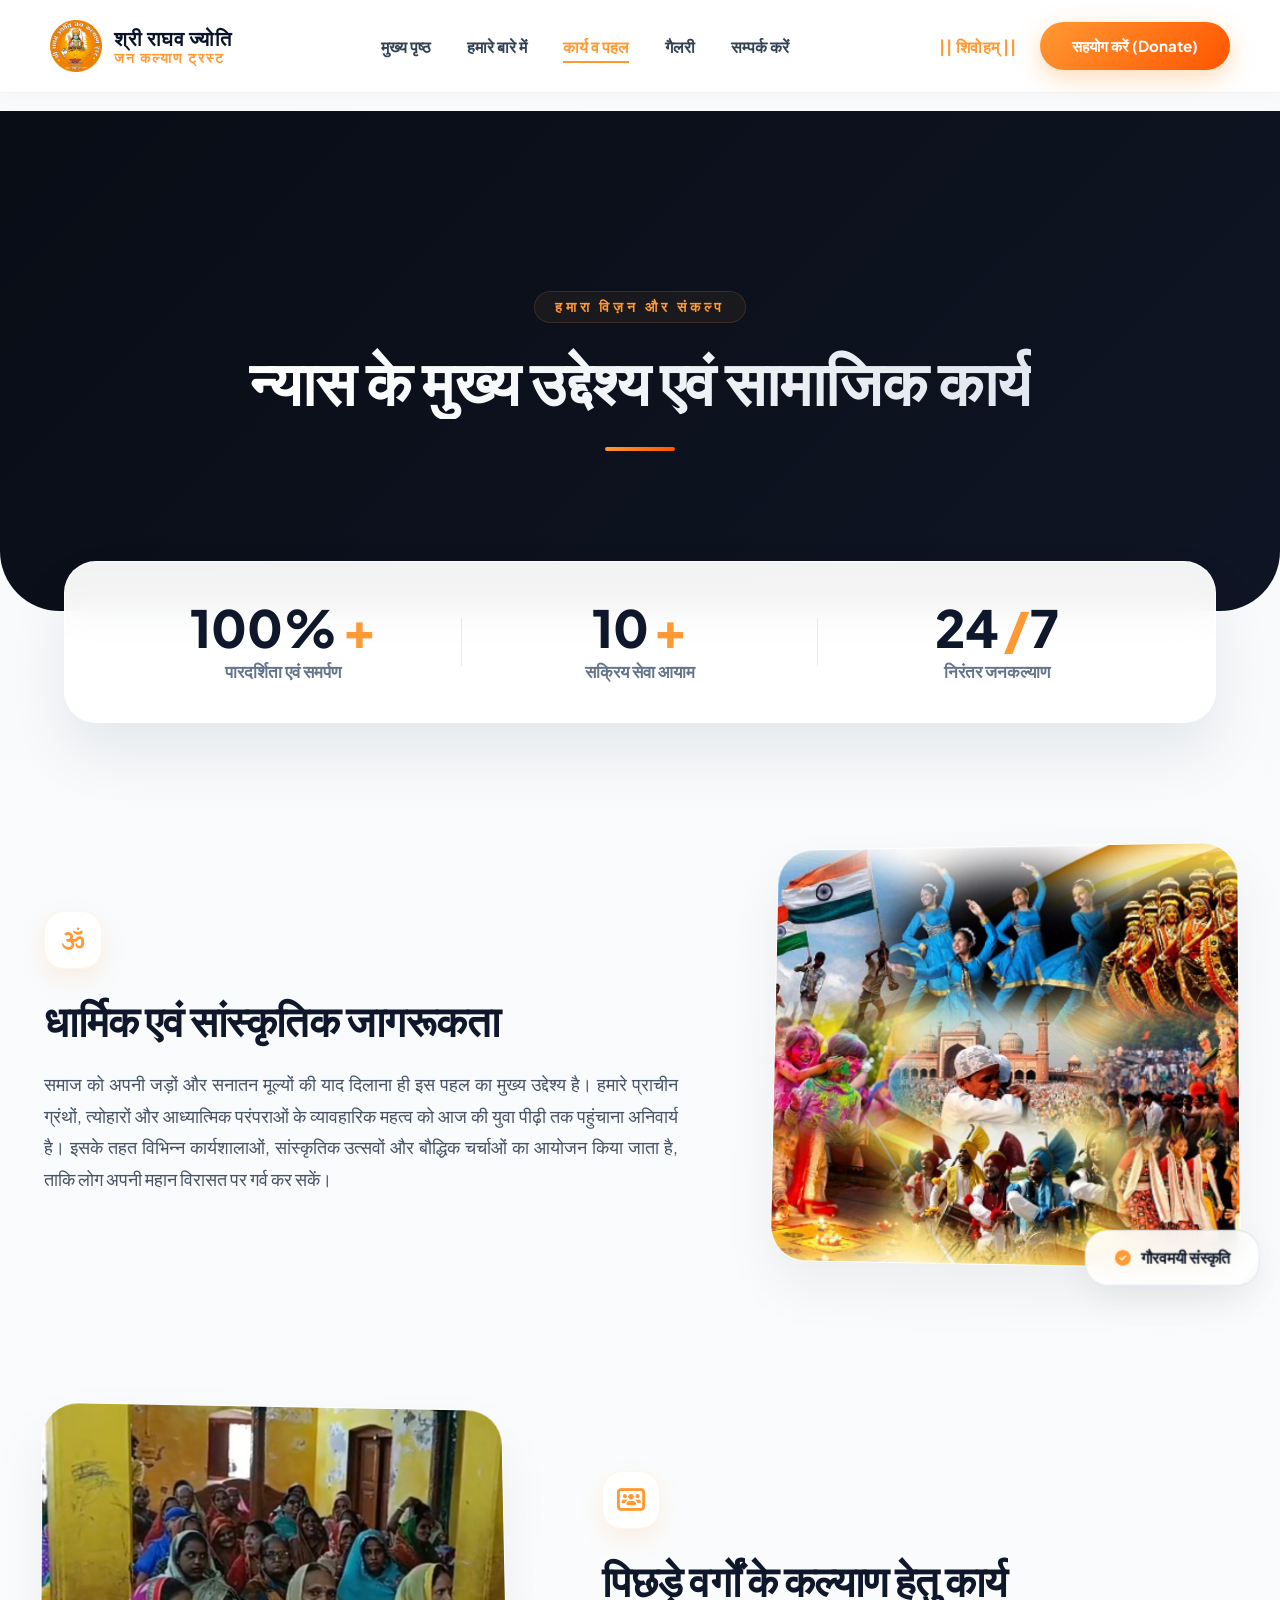
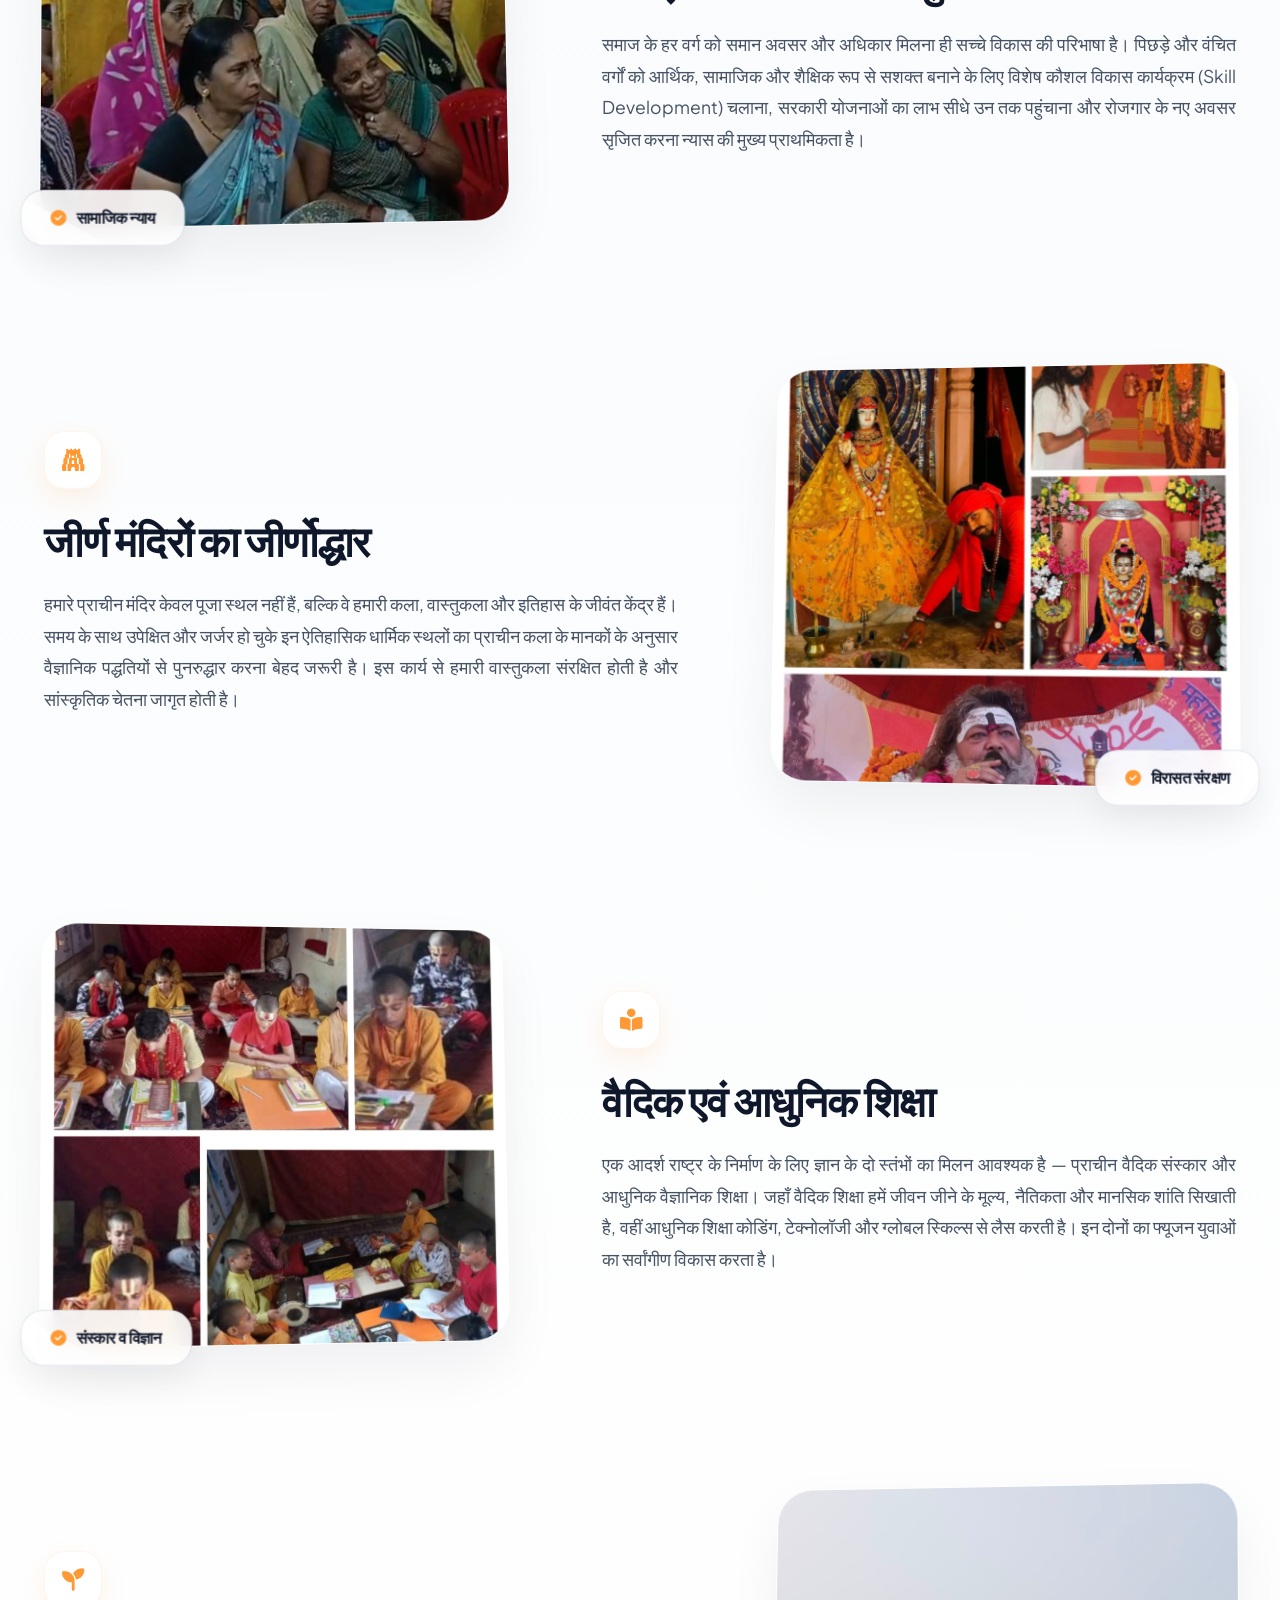
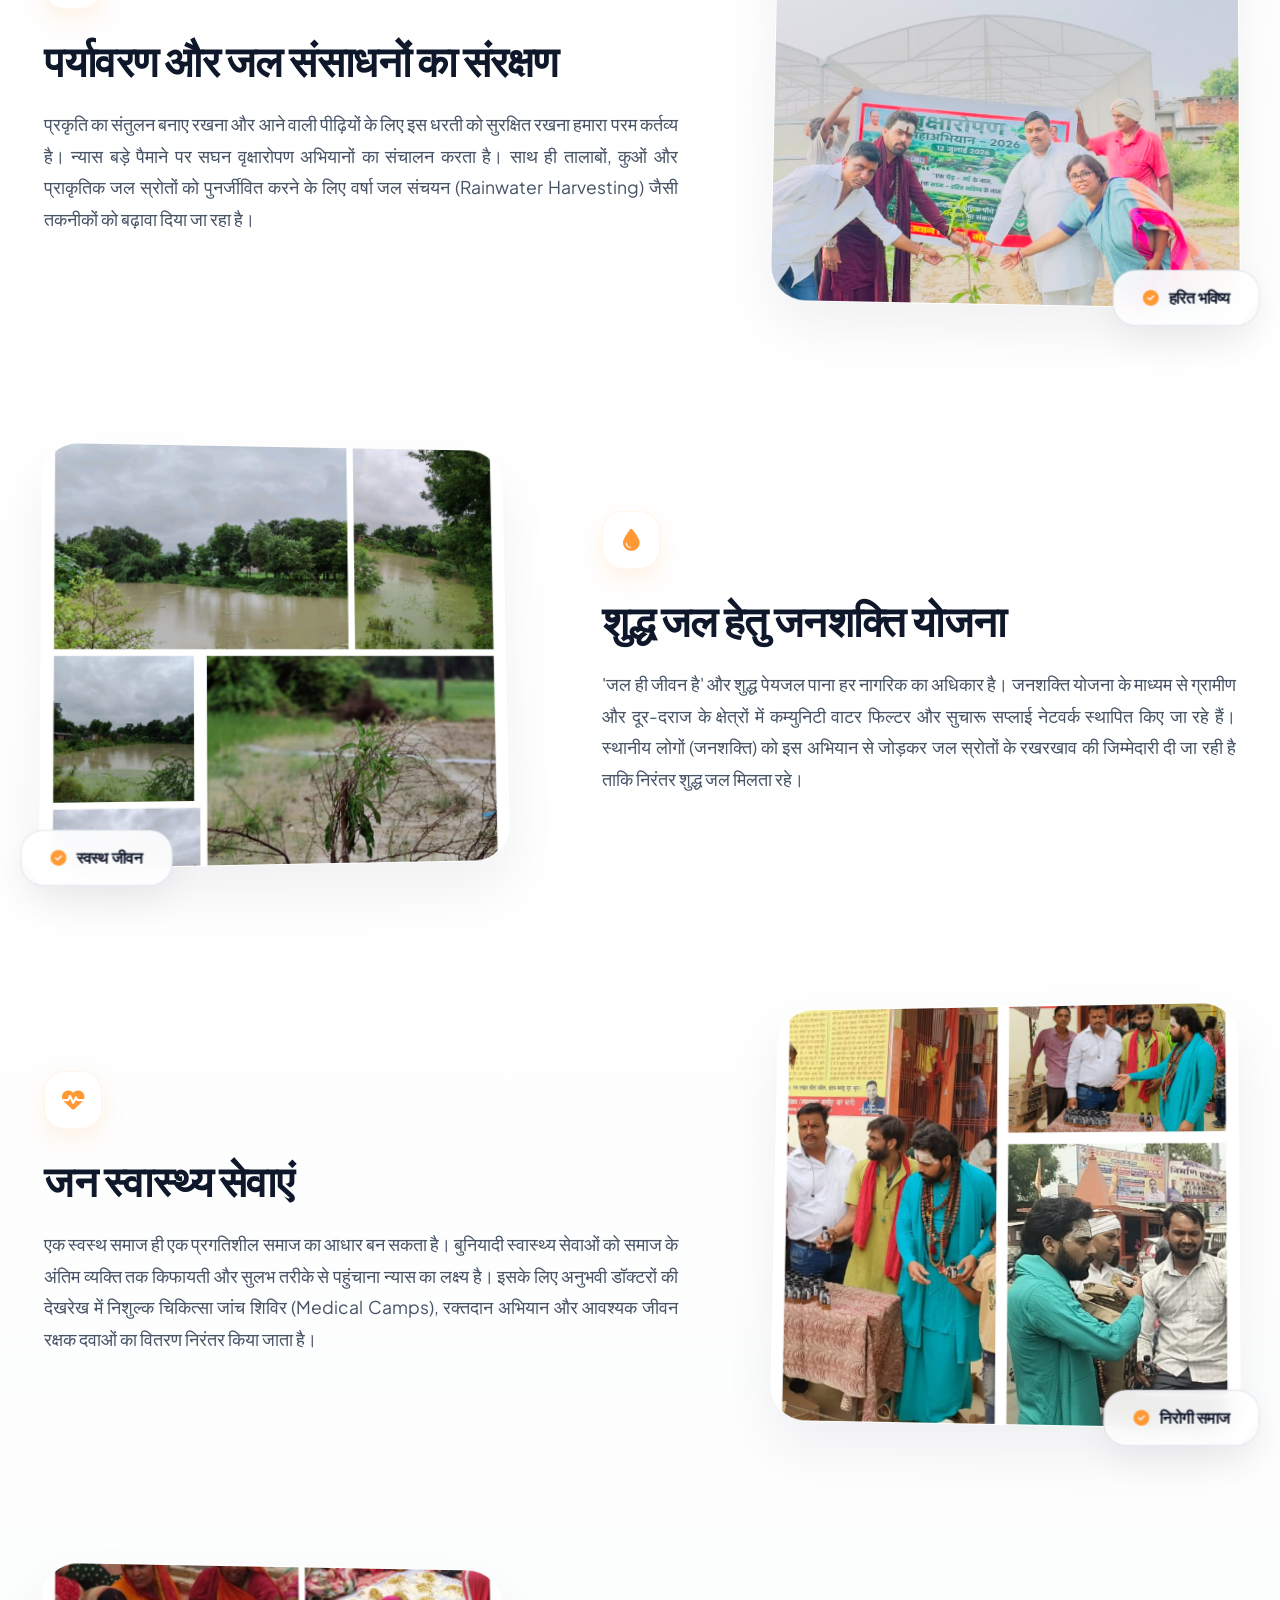
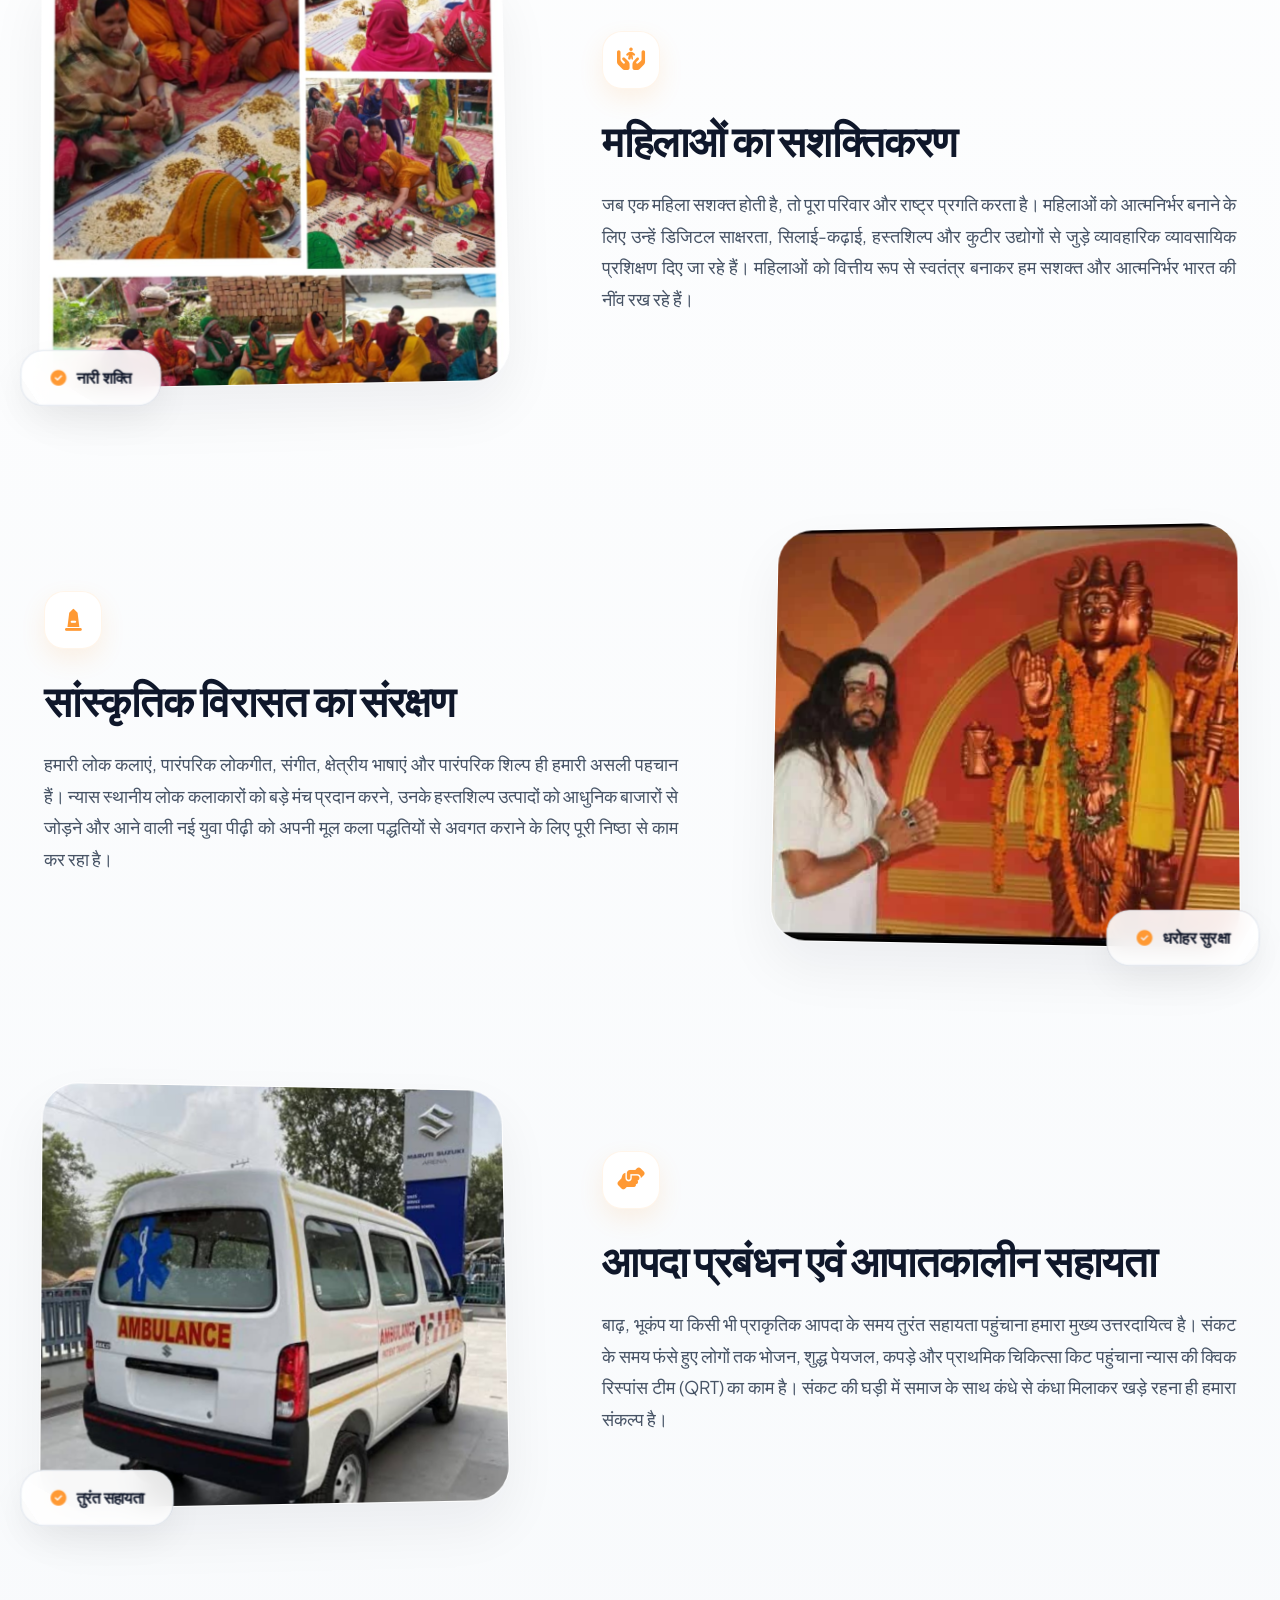
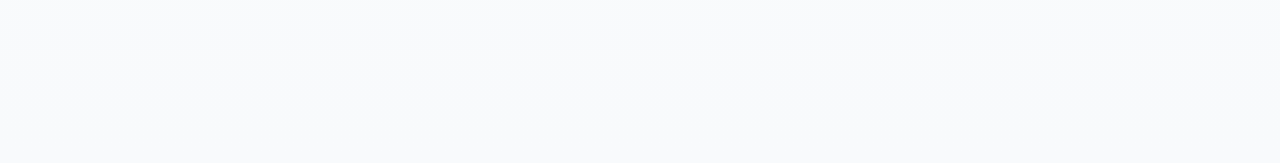
<file: work.html>
<!DOCTYPE html>
<html lang="hi">
<head>
    <meta charset="UTF-8">
    <meta name="viewport" content="width=device-width, initial-scale=1.0">
    <title>हमारे सेवा कार्य एवं लक्ष्य | श्री राघव ज्योति जन कल्याण ट्रस्ट</title>
    
    <!-- Premium Icons Toolkit -->
    <link rel="stylesheet" href="https://cdnjs.cloudflare.com/ajax/libs/font-awesome/6.4.0/css/all.min.css">
    
    <!-- Premium Typography -->
    <link rel="preconnect" href="https://fonts.googleapis.com">
    <link rel="preconnect" href="https://fonts.gstatic.com" crossorigin>
    <link href="https://fonts.googleapis.com/css2?family=Plus+Jakarta+Sans:wght@400;500;600;700;800&display=swap" rel="stylesheet">

    <style>
        :root {
            --primary-orange: #ff9933;
            --primary-glow: #ff5500;
            --dark-slate: #0f172a;
            --light-bg: #f8fafc;
            --text-dark: #334155;
            --text-muted: #64748b;
            --pure-white: #ffffff;
            --font-main: 'Plus Jakarta Sans', sans-serif;
        }

        * {
            margin: 0;
            padding: 0;
            box-sizing: border-box;
            font-family: var(--font-main);
            scroll-behavior: smooth;
        }

        body {
            background-color: var(--light-bg);
            color: var(--text-dark);
            overflow-x: hidden;
        }

        /* 3D PERSPECTIVE GLOBAL SETUP */
        html {
            perspective: 1000px;
        }

        /* DITTO INDEX NAVBAR FRAMEWORK WITH SMOOTH TRANSITION */
        .navbar {
            position: fixed;
            top: 0;
            left: 0;
            width: 100%;
            background: #ffffff;
            display: flex;
            justify-content: space-between;
            align-items: center;
            padding: 20px 50px;
            z-index: 1000;
            border-bottom: 1px solid rgba(15, 23, 42, 0.05);
            box-shadow: 0 4px 20px rgba(0, 0, 0, 0.02);
            transition: all 0.4s cubic-bezier(0.16, 1, 0.3, 1);
        }

        .nav-logo-block {
            display: flex;
            align-items: center;
            gap: 12px;
            text-decoration: none;
            transition: transform 0.3s ease;
        }
        .nav-logo-block:hover {
            transform: scale(1.02);
        }

        .nav-logo-block img {
            height: 52px;
            width: auto;
            object-fit: contain;
        }

        .logo-text-wrapper {
            display: flex;
            flex-direction: column;
        }

        .logo-title {
            font-size: 1.25rem;
            font-weight: 800;
            color: #0b132a;
            letter-spacing: 0.5px;
            line-height: 1.2;
        }

        .logo-subtitle {
            font-size: 0.85rem;
            font-weight: 700;
            color: var(--primary-orange);
            letter-spacing: 2px;
            line-height: 1.2;
        }

        .nav-links {
            display: flex;
            list-style: none;
            gap: 36px;
            align-items: center;
        }

        .nav-links a {
            text-decoration: none;
            color: var(--text-dark);
            font-size: 1rem;
            font-weight: 600;
            position: relative;
            transition: color 0.3s ease;
        }

        .nav-links a::after {
            content: '';
            position: absolute;
            bottom: -6px;
            left: 0;
            width: 0;
            height: 2px;
            background: var(--primary-orange);
            transition: width 0.3s cubic-bezier(0.16, 1, 0.3, 1);
        }

        .nav-links a:hover::after, .nav-links a.active::after {
            width: 100%;
        }

        .nav-links a:hover, .nav-links a.active {
            color: var(--primary-orange) !important;
        }

        .nav-actions {
            display: flex;
            align-items: center;
            gap: 24px;
        }

        .btn-shivoham {
            text-decoration: none;
            color: var(--primary-orange);
            font-size: 1rem;
            font-weight: 700;
            letter-spacing: 0.5px;
            display: inline-block;
            transition: transform 0.3s ease;
        }
        .btn-shivoham:hover {
            transform: translateY(-1px);
        }

        .btn-primary-glow {
            text-decoration: none;
            background: linear-gradient(135deg, #ff9933, #ff5500);
            color: var(--pure-white);
            font-size: 0.95rem;
            font-weight: 700;
            padding: 14px 32px;
            border-radius: 50px;
            box-shadow: 0 8px 24px rgba(255, 153, 51, 0.35);
            transition: all 0.4s cubic-bezier(0.16, 1, 0.3, 1);
            position: relative;
            overflow: hidden;
        }

        .btn-primary-glow::before {
            content: '';
            position: absolute;
            top: 0;
            left: -100%;
            width: 100%;
            height: 100%;
            background: linear-gradient(90deg, transparent, rgba(255, 255, 255, 0.2), transparent);
            transition: 0.5s;
        }

        .btn-primary-glow:hover::before {
            left: 100%;
        }

        .btn-primary-glow:hover {
            transform: translateY(-3px) scale(1.02);
            box-shadow: 0 15px 30px rgba(255, 153, 51, 0.5);
        }

        /* 3D KINETIC HERO DECK */
        .inner-hero {
            position: relative;
            background: linear-gradient(135deg, #090d16 0%, #0f1524 100%);
            display: flex;
            flex-direction: column;
            align-items: center;
            justify-content: center;
            text-align: center;
            padding: 180px 24px 160px 24px;
            margin-top: 90px;
            overflow: hidden;
            border-radius: 0 0 60px 60px;
            transform-style: preserve-3d;
        }

        .inner-hero-content {
            position: relative;
            z-index: 2;
            max-width: 850px;
            transform: translateZ(50px);
            transition: transform 0.5s ease;
        }

        .hero-tag-glow {
            font-size: 0.85rem;
            font-weight: 700;
            color: var(--primary-orange);
            letter-spacing: 4px;
            text-transform: uppercase;
            margin-bottom: 20px;
            display: inline-block;
            background: rgba(255, 153, 51, 0.06);
            padding: 6px 20px;
            border-radius: 50px;
            border: 1px solid rgba(255, 153, 51, 0.15);
            animation: pulseGlow 2.5s infinite alternate;
        }

        @keyframes pulseGlow {
            0% { transform: scale(1); box-shadow: 0 0 0 rgba(255,153,51,0); }
            100% { transform: scale(1.03); box-shadow: 0 4px 15px rgba(255,153,51,0.15); }
        }

        .inner-hero h1 {
            font-size: 3.8rem;
            color: var(--pure-white);
            font-weight: 800;
            letter-spacing: -0.5px;
            line-height: 1.25;
            background: linear-gradient(to right, #ffffff, #e2e8f0);
            -webkit-background-clip: text;
            -webkit-text-fill-color: transparent;
        }

        .hero-line {
            width: 70px;
            height: 4px;
            background: linear-gradient(90deg, var(--primary-orange), var(--primary-glow));
            margin: 28px auto 0 auto;
            border-radius: 10px;
        }

        /* DYNAMIC 3D FLOATING STATS GRID */
        .hero-stats-wrapper {
            width: 100%;
            max-width: 1200px;
            margin: -50px auto 0 auto;
            padding: 0 24px;
            position: relative;
            z-index: 10;
            transform: translateZ(30px);
        }

        .stats-glass-grid {
            display: grid;
            grid-template-columns: repeat(3, 1fr);
            background: rgba(255, 255, 255, 0.95);
            backdrop-filter: blur(20px);
            -webkit-backdrop-filter: blur(20px);
            border: 1px solid rgba(255, 255, 255, 0.8);
            border-radius: 32px;
            padding: 40px;
            box-shadow: 0 30px 60px rgba(15, 23, 42, 0.08);
            transition: transform 0.4s cubic-bezier(0.16, 1, 0.3, 1), box-shadow 0.4s;
        }

        .stats-glass-grid:hover {
            transform: translateY(-5px) rotateX(2deg);
            box-shadow: 0 40px 80px rgba(15, 23, 42, 0.12);
        }

        .stat-node {
            text-align: center;
            position: relative;
            transition: transform 0.3s ease;
        }

        .stat-node:hover {
            transform: translateZ(15px) scale(1.05);
        }

        .stat-node:not(:last-child)::after {
            content: '';
            position: absolute;
            right: 0;
            top: 20%;
            height: 60%;
            width: 1px;
            background: rgba(15, 23, 42, 0.08);
        }

        .stat-node h3 {
            font-size: 3.2rem;
            font-weight: 800;
            color: var(--dark-slate);
            line-height: 1;
            margin-bottom: 8px;
            display: inline-flex;
            justify-content: center;
            align-items: center;
        }

        .stat-node h3 span {
            color: var(--primary-orange);
            margin-left: 4px;
            animation: floatSymbol 2s infinite alternate ease-in-out;
        }

        @keyframes floatSymbol {
            0% { transform: translateY(0); }
            100% { transform: translateY(-4px); }
        }

        .stat-node p {
            font-size: 1.05rem;
            color: var(--text-muted);
            font-weight: 600;
        }

        /* 3D PARALLAX SHOWROOM ENGINE */
        .initiatives-section {
            padding: 120px 0;
            background: linear-gradient(180deg, #f8fafc 0%, #ffffff 50%, #f8fafc 100%);
        }

        .container {
            max-width: 1240px;
            margin: 0 auto;
            padding: 0 24px;
        }

        .initiative-row {
            display: grid;
            grid-template-columns: 1.15fr 0.85fr;
            gap: 90px;
            align-items: center;
            margin-bottom: 140px;
            transform-style: preserve-3d;
        }

        .initiative-row:nth-child(even) {
            grid-template-columns: 0.85fr 1.15fr;
        }

        .initiative-row:nth-child(even) .content-pane { grid-column: 2; }
        .initiative-row:nth-child(even) .visual-pane { grid-column: 1; grid-row: 1; }

        /* Premium Content Card Engine */
        .content-pane {
            display: flex;
            flex-direction: column;
            transition: transform 0.4s ease;
        }

        .row-icon-box {
            width: 58px;
            height: 58px;
            background: #ffffff;
            border-radius: 20px;
            display: flex;
            align-items: center;
            justify-content: center;
            font-size: 1.4rem;
            color: var(--primary-orange);
            margin-bottom: 24px;
            box-shadow: 0 10px 25px rgba(255, 153, 51, 0.12);
            border: 1px solid rgba(255, 153, 51, 0.1);
            transition: all 0.4s ease;
        }

        .initiative-row:hover .row-icon-box {
            transform: scale(1.1) rotate(10deg);
            background: linear-gradient(135deg, var(--primary-orange), var(--primary-glow));
            color: #ffffff;
            box-shadow: 0 15px 30px rgba(255, 153, 51, 0.3);
        }

        .content-pane h2 {
            font-size: 2.6rem;
            color: var(--dark-slate);
            font-weight: 800;
            margin-bottom: 22px;
            letter-spacing: -0.5px;
            line-height: 1.3;
        }

        .content-pane p {
            font-size: 1.1rem;
            color: var(--text-dark);
            line-height: 1.8;
            text-align: justify;
            opacity: 0.9;
        }

        /* Dynamic 3D Photo Box Framework */
        .visual-pane {
            position: relative;
            height: 420px;
            width: 100%;
            transform-style: preserve-3d;
            perspective: 1200px;
        }

        .img-wrapper {
            width: 100%;
            height: 100%;
            border-radius: 36px;
            overflow: hidden;
            box-shadow: 0 25px 55px rgba(15, 23, 42, 0.06);
            border: 1px solid rgba(255, 255, 255, 0.8);
            transform: rotateY(-6deg) rotateX(4deg);
            transition: all 0.6s cubic-bezier(0.16, 1, 0.3, 1);
        }

        .initiative-row:nth-child(even) .img-wrapper {
            transform: rotateY(6deg) rotateX(4deg);
        }

        .img-wrapper img {
            width: 100%;
            height: 100%;
            object-fit: cover;
            transition: transform 0.8s ease;
        }

        /* Exclusive Hover 3D Shift Mechanisms */
        .initiative-row:hover .img-wrapper {
            transform: rotateY(0deg) rotateX(0deg) scale(1.03) translateY(-5px);
            box-shadow: 0 35px 75px rgba(15, 23, 42, 0.12);
        }

        .initiative-row:hover .img-wrapper img {
            transform: scale(1.06);
        }

        /* 3D Floating Glass Tags */
        .glass-badge {
            position: absolute;
            bottom: -15px;
            right: -15px;
            background: rgba(255, 255, 255, 0.9);
            backdrop-filter: blur(12px);
            -webkit-backdrop-filter: blur(12px);
            border: 1px solid #e2e8f0;
            padding: 16px 28px;
            border-radius: 22px;
            box-shadow: 0 15px 35px rgba(0, 0, 0, 0.06);
            font-size: 0.95rem;
            font-weight: 700;
            color: var(--dark-slate);
            display: flex;
            align-items: center;
            gap: 10px;
            transform: translateZ(40px);
            transition: all 0.5s cubic-bezier(0.16, 1, 0.3, 1);
        }

        .initiative-row:nth-child(even) .glass-badge {
            right: auto;
            left: -15px;
        }

        .initiative-row:hover .glass-badge {
            transform: translateZ(60px) translateY(-5px);
            background: #ffffff;
            border-color: var(--primary-orange);
            box-shadow: 0 20px 45px rgba(255, 153, 51, 0.15);
        }

        .glass-badge i {
            color: var(--primary-orange);
        }

        /* Smooth Screen-Size Breakpoints Layouts */
        @media (max-width: 1024px) {
            .navbar { padding: 15px 30px; }
            .inner-hero h1 { font-size: 3rem; }
            .stats-glass-grid { grid-template-columns: 1fr; gap: 28px; padding: 30px; }
            .stat-node::after { display: none; }
            .initiative-row, .initiative-row:nth-child(even) { grid-template-columns: 1fr; gap: 50px; margin-bottom: 90px; }
            .initiative-row:nth-child(even) .content-pane { grid-column: 1; }
            .initiative-row:nth-child(even) .visual-pane { grid-column: 1; grid-row: auto; }
            .img-wrapper { transform: none !important; border-radius: 24px; }
            .visual-pane { height: 350px; }
            .glass-badge { bottom: 10px; right: 10px; }
            .initiative-row:nth-child(even) .glass-badge { left: auto; right: 10px; }
        }

        @media (max-width: 768px) {
            .nav-links, .nav-actions { display: none; }
            .logo-title { font-size: 1.1rem; }
            .inner-hero h1 { font-size: 2.2rem; }
            .content-pane h2 { font-size: 1.8rem; }
        }
    </style>
</head>
<body>

         NAVBAR MODULE (DITTO EXACT CLONE FROM INDEX)
    <nav class="navbar">
        <a href="index.html" class="nav-logo-block">
            <img src="img/logo.jpg" alt="श्री राघव ज्योति">
            <div class="logo-text-wrapper">
                <span class="logo-title">श्री राघव ज्योति</span>
                <span class="logo-subtitle">जन कल्याण ट्रस्ट</span>
            </div>
        </a>
        
        <ul class="nav-links">
            <li><a href="index.html">मुख्य पृष्ठ</a></li>
            <li><a href="about.html">हमारे बारे में</a></li>
            <li><a href="work.html" class="active">कार्य व पहल</a></li>
            <li><a href="gallery.html">गैलरी</a></li>
            <li><a href="contact.html">सम्पर्क करें</a></li>
        </ul>
        
        <div class="nav-actions">
            <a href="index.html" class="btn-shivoham">|| शिवोहम् ||</a>
            <a href="donation.html" class="btn-primary-glow">सहयोग करें (Donate)</a>
        </div>
    </nav>

    <!-- ==========================================================================
         EXCLUSIVE HERO DECK INTERACTIVE AREA
         ========================================================================== -->
    <header class="inner-hero">
        <div class="inner-hero-content">
            <span class="hero-tag-glow">हमारा विज़न और संकल्प</span>
            <h1>न्यास के मुख्य उद्देश्य एवं सामाजिक कार्य</h1>
            <div class="hero-line"></div>
        </div>
    </header>

    <!-- Floating 3D Stats Counter Module -->
    <div class="hero-stats-wrapper">
        <div class="stats-glass-grid">
            <div class="stat-node">
                <h3>100%<span>+</span></h3>
                <p>पारदर्शिता एवं समर्पण</p>
            </div>
            <div class="stat-node">
                <h3>10<span>+</span></h3>
                <p>सक्रिय सेवा आयाम</p>
            </div>
            <div class="stat-node">
                <h3>24<span>/</span>7</h3>
                <p>निरंतर जनकल्याण</p>
            </div>
        </div>
    </div>

    <!-- ==========================================================================
         MAIN INITIATIVES SHOWROOM ENGINE (All 10 Points Embedded Perfectly)
         ========================================================================== -->
    <section class="initiatives-section">
        <div class="container">

            <!-- Item 1 -->
            <div class="initiative-row">
                <div class="content-pane">
                    <div class="row-icon-box"><i class="fa-solid fa-om"></i></div>
                    <h2>धार्मिक एवं सांस्कृतिक जागरूकता</h2>
                    <p>समाज को अपनी जड़ों और सनातन मूल्यों की याद दिलाना ही इस पहल का मुख्य उद्देश्य है। हमारे प्राचीन ग्रंथों, त्योहारों और आध्यात्मिक परंपराओं के व्यावहारिक महत्व को आज की युवा पीढ़ी तक पहुंचाना अनिवार्य है। इसके तहत विभिन्न कार्यशालाओं, सांस्कृतिक उत्सवों और बौद्धिक चर्चाओं का आयोजन किया जाता है, ताकि लोग अपनी महान विरासत पर गर्व कर सकें।</p>
                </div>
                <div class="visual-pane">
                    <div class="img-wrapper">
                        <img src="img/s-2.jpg" alt="धार्मिक एवं सांस्कृतिक जागरूकता">
                    </div>
                    <div class="glass-badge"><i class="fa-solid fa-circle-check"></i> गौरवमयी संस्कृति</div>
                </div>
            </div>

            <!-- Item 2 -->
            <div class="initiative-row">
                <div class="content-pane">
                    <div class="row-icon-box"><i class="fa-solid fa-users-rectangle"></i></div>
                    <h2>पिछड़े वर्गों के कल्याण हेतु कार्य</h2>
                    <p>समाज के हर वर्ग को समान अवसर और अधिकार मिलना ही सच्चे विकास की परिभाषा है। पिछड़े और वंचित वर्गों को आर्थिक, सामाजिक और शैक्षिक रूप से सशक्त बनाने के लिए विशेष कौशल विकास कार्यक्रम (Skill Development) चलाना, सरकारी योजनाओं का लाभ सीधे उन तक पहुंचाना और रोजगार के नए अवसर सृजित करना न्यास की मुख्य प्राथमिकता है।</p>
                </div>
                <div class="visual-pane">
                    <div class="img-wrapper">
                        <img src="img/s-8.jpg" alt="पिछड़े वर्गों के कल्याण हेतु कार्य">
                    </div>
                    <div class="glass-badge"><i class="fa-solid fa-circle-check"></i> सामाजिक न्याय</div>
                </div>
            </div>

            <!-- Item 3 -->
            <div class="initiative-row">
                <div class="content-pane">
                    <div class="row-icon-box"><i class="fa-solid fa-gopuram"></i></div>
                    <h2>जीर्ण मंदिरों का जीर्णोद्धार</h2>
                    <p>हमारे प्राचीन मंदिर केवल पूजा स्थल नहीं हैं, बल्कि वे हमारी कला, वास्तुकला और इतिहास के जीवंत केंद्र हैं। समय के साथ उपेक्षित और जर्जर हो चुके इन ऐतिहासिक धार्मिक स्थलों का प्राचीन कला के मानकों के अनुसार वैज्ञानिक पद्धतियों से पुनरुद्धार करना बेहद जरूरी है। इस कार्य से हमारी वास्तुकला संरक्षित होती है और सांस्कृतिक चेतना जागृत होती है।</p>
                </div>
                <div class="visual-pane">
                    <div class="img-wrapper">
                        <img src="img/obj-3.jpg" alt="जीर्ण मंदिरों का जीर्णोद्धार">
                    </div>
                    <div class="glass-badge"><i class="fa-solid fa-circle-check"></i> विरासत संरक्षण</div>
                </div>
            </div>

            <!-- Item 4 -->
            <div class="initiative-row">
                <div class="content-pane">
                    <div class="row-icon-box"><i class="fa-solid fa-book-open-reader"></i></div>
                    <h2>वैदिक एवं आधुनिक शिक्षा</h2>
                    <p>एक आदर्श राष्ट्र के निर्माण के लिए ज्ञान के दो स्तंभों का मिलन आवश्यक है — प्राचीन वैदिक संस्कार और आधुनिक वैज्ञानिक शिक्षा। जहाँ वैदिक शिक्षा हमें जीवन जीने के मूल्य, नैतिकता और मानसिक शांति सिखाती है, वहीं आधुनिक शिक्षा कोडिंग, टेक्नोलॉजी और ग्लोबल स्किल्स से लैस करती है। इन दोनों का फ्यूजन युवाओं का सर्वांगीण विकास करता है।</p>
                </div>
                <div class="visual-pane">
                    <div class="img-wrapper">
                        <img src="img/obj-5.jpg" alt="वैदिक एवं आधुनिक शिक्षा">
                    </div>
                    <div class="glass-badge"><i class="fa-solid fa-circle-check"></i> संस्कार व विज्ञान</div>
                </div>
            </div>

            <!-- Item 5 -->
            <div class="initiative-row">
                <div class="content-pane">
                    <div class="row-icon-box"><i class="fa-solid fa-seedling"></i></div>
                    <h2>पर्यावरण और जल संसाधनों का संरक्षण</h2>
                    <p>प्रकृति का संतुलन बनाए रखना और आने वाली पीढ़ियों के लिए इस धरती को सुरक्षित रखना हमारा परम कर्तव्य है। न्यास बड़े पैमाने पर सघन वृक्षारोपण अभियानों का संचालन करता है। साथ ही तालाबों, कुओं और प्राकृतिक जल स्रोतों को पुनर्जीवित करने के लिए वर्षा जल संचयन (Rainwater Harvesting) जैसी तकनीकों को बढ़ावा दिया जा रहा है।</p>
                </div>
                <div class="visual-pane">
                    <div class="img-wrapper">
                        <img src="img/ped sangrakshan.jpeg" alt="पर्यावरण और जल संसाधनों का संरक्षण">
                    </div>
                    <div class="glass-badge"><i class="fa-solid fa-circle-check"></i> हरित भविष्य</div>
                </div>
            </div>

            <!-- Item 6 -->
            <div class="initiative-row">
                <div class="content-pane">
                    <div class="row-icon-box"><i class="fa-solid fa-droplet"></i></div>
                    <h2>शुद्ध जल हेतु जनशक्ति योजना</h2>
                    <p>'जल ही जीवन है' और शुद्ध पेयजल पाना हर नागरिक का अधिकार है। जनशक्ति योजना के माध्यम से ग्रामीण और दूर-दराज के क्षेत्रों में कम्युनिटी वाटर फिल्टर और सुचारू सप्लाई नेटवर्क स्थापित किए जा रहे हैं। स्थानीय लोगों (जनशक्ति) को इस अभियान से जोड़कर जल स्रोतों के रखरखाव की जिम्मेदारी दी जा रही है ताकि निरंतर शुद्ध जल मिलता रहे।</p>
                </div>
                <div class="visual-pane">
                    <div class="img-wrapper">
                        <img src="img/obj-6.jpg" alt="शुद्ध जल हेतु जनशक्ति योजना">
                    </div>
                    <div class="glass-badge"><i class="fa-solid fa-circle-check"></i> स्वस्थ जीवन</div>
                </div>
            </div>

            <!-- Item 7 -->
            <div class="initiative-row">
                <div class="content-pane">
                    <div class="row-icon-box"><i class="fa-solid fa-heart-pulse"></i></div>
                    <h2>जन स्वास्थ्य सेवाएं</h2>
                    <p>एक स्वस्थ समाज ही एक प्रगतिशील समाज का आधार बन सकता है। बुनियादी स्वास्थ्य सेवाओं को समाज के अंतिम व्यक्ति तक किफायती और सुलभ तरीके से पहुंचाना न्यास का लक्ष्य है। इसके लिए अनुभवी डॉक्टरों की देखरेख में निशुल्क चिकित्सा जांच शिविर (Medical Camps), रक्तदान अभियान और आवश्यक जीवन रक्षक दवाओं का वितरण निरंतर किया जाता है।</p>
                </div>
                <div class="visual-pane">
                    <div class="img-wrapper">
                        <img src="img/obj-7.jpg" alt="जन स्वास्थ्य सेवाएं">
                    </div>
                    <div class="glass-badge"><i class="fa-solid fa-circle-check"></i> निरोगी समाज</div>
                </div>
            </div>

            <!-- Item 8 -->
            <div class="initiative-row">
                <div class="content-pane">
                    <div class="row-icon-box"><i class="fa-solid fa-hands-holding-child"></i></div>
                    <h2>महिलाओं का सशक्तिकरण</h2>
                    <p>जब एक महिला सशक्त होती है, तो पूरा परिवार और राष्ट्र प्रगति करता है। महिलाओं को आत्मनिर्भर बनाने के लिए उन्हें डिजिटल साक्षरता, सिलाई-कढ़ाई, हस्तशिल्प और कुटीर उद्योगों से जुड़े व्यावहारिक व्यावसायिक प्रशिक्षण दिए जा रहे हैं। महिलाओं को वित्तीय रूप से स्वतंत्र बनाकर हम सशक्त और आत्मनिर्भर भारत की नींव रख रहे हैं।</p>
                </div>
                <div class="visual-pane">
                    <div class="img-wrapper">
                        <img src="img/obj-9.jpg" alt="महिलाओं का सशक्तिकरण">
                    </div>
                    <div class="glass-badge"><i class="fa-solid fa-circle-check"></i> नारी शक्ति</div>
                </div>
            </div>

            <!-- Item 9 -->
            <div class="initiative-row">
                <div class="content-pane">
                    <div class="row-icon-box"><i class="fa-solid fa-monument"></i></div>
                    <h2>सांस्कृतिक विरासत का संरक्षण</h2>
                    <p>हमारी लोक कलाएं, पारंपरिक लोकगीत, संगीत, क्षेत्रीय भाषाएं और पारंपरिक शिल्प ही हमारी असली पहचान हैं। न्यास स्थानीय लोक कलाकारों को बड़े मंच प्रदान करने, उनके हस्तशिल्प उत्पादों को आधुनिक बाजारों से जोड़ने और आने वाली नई युवा पीढ़ी को अपनी मूल कला पद्धतियों से अवगत कराने के लिए पूरी निष्ठा से काम कर रहा है।</p>
                </div>
                <div class="visual-pane">
                    <div class="img-wrapper">
                        <img src="img/ma.jpg" alt="सांस्कृतिक विरासत का संरक्षण">
                    </div>
                    <div class="glass-badge"><i class="fa-solid fa-circle-check"></i> धरोहर सुरक्षा</div>
                </div>
            </div>

            <!-- Item 10 -->
            <div class="initiative-row">
                <div class="content-pane">
                    <div class="row-icon-box"><i class="fa-solid fa-handshake-angle"></i></div>
                    <h2>आपदा प्रबंधन एवं आपातकालीन सहायता</h2>
                    <p>बाढ़, भूकंप या किसी भी प्राकृतिक आपदा के समय तुरंत सहायता पहुंचाना हमारा मुख्य उत्तरदायित्व है। संकट के समय फंसे हुए लोगों तक भोजन, शुद्ध पेयजल, कपड़े और प्राथमिक चिकित्सा किट पहुंचाना न्यास की क्विक रिस्पांस टीम (QRT) का काम है। संकट की घड़ी में समाज के साथ कंधे से कंधा मिलाकर खड़े रहना ही हमारा संकल्प है।</p>
                </div>
                <div class="visual-pane">
                    <div class="img-wrapper">
                        <img src="img/vis-2.jpg" alt="आपदा प्रबंधन एवं आपातकालीन सहायता">
                    </div>
                    <div class="glass-badge"><i class="fa-solid fa-circle-check"></i> तुरंत सहायता</div>
                </div>
            </div>

        </div>
    </section>

</body>
</html>
</file>
